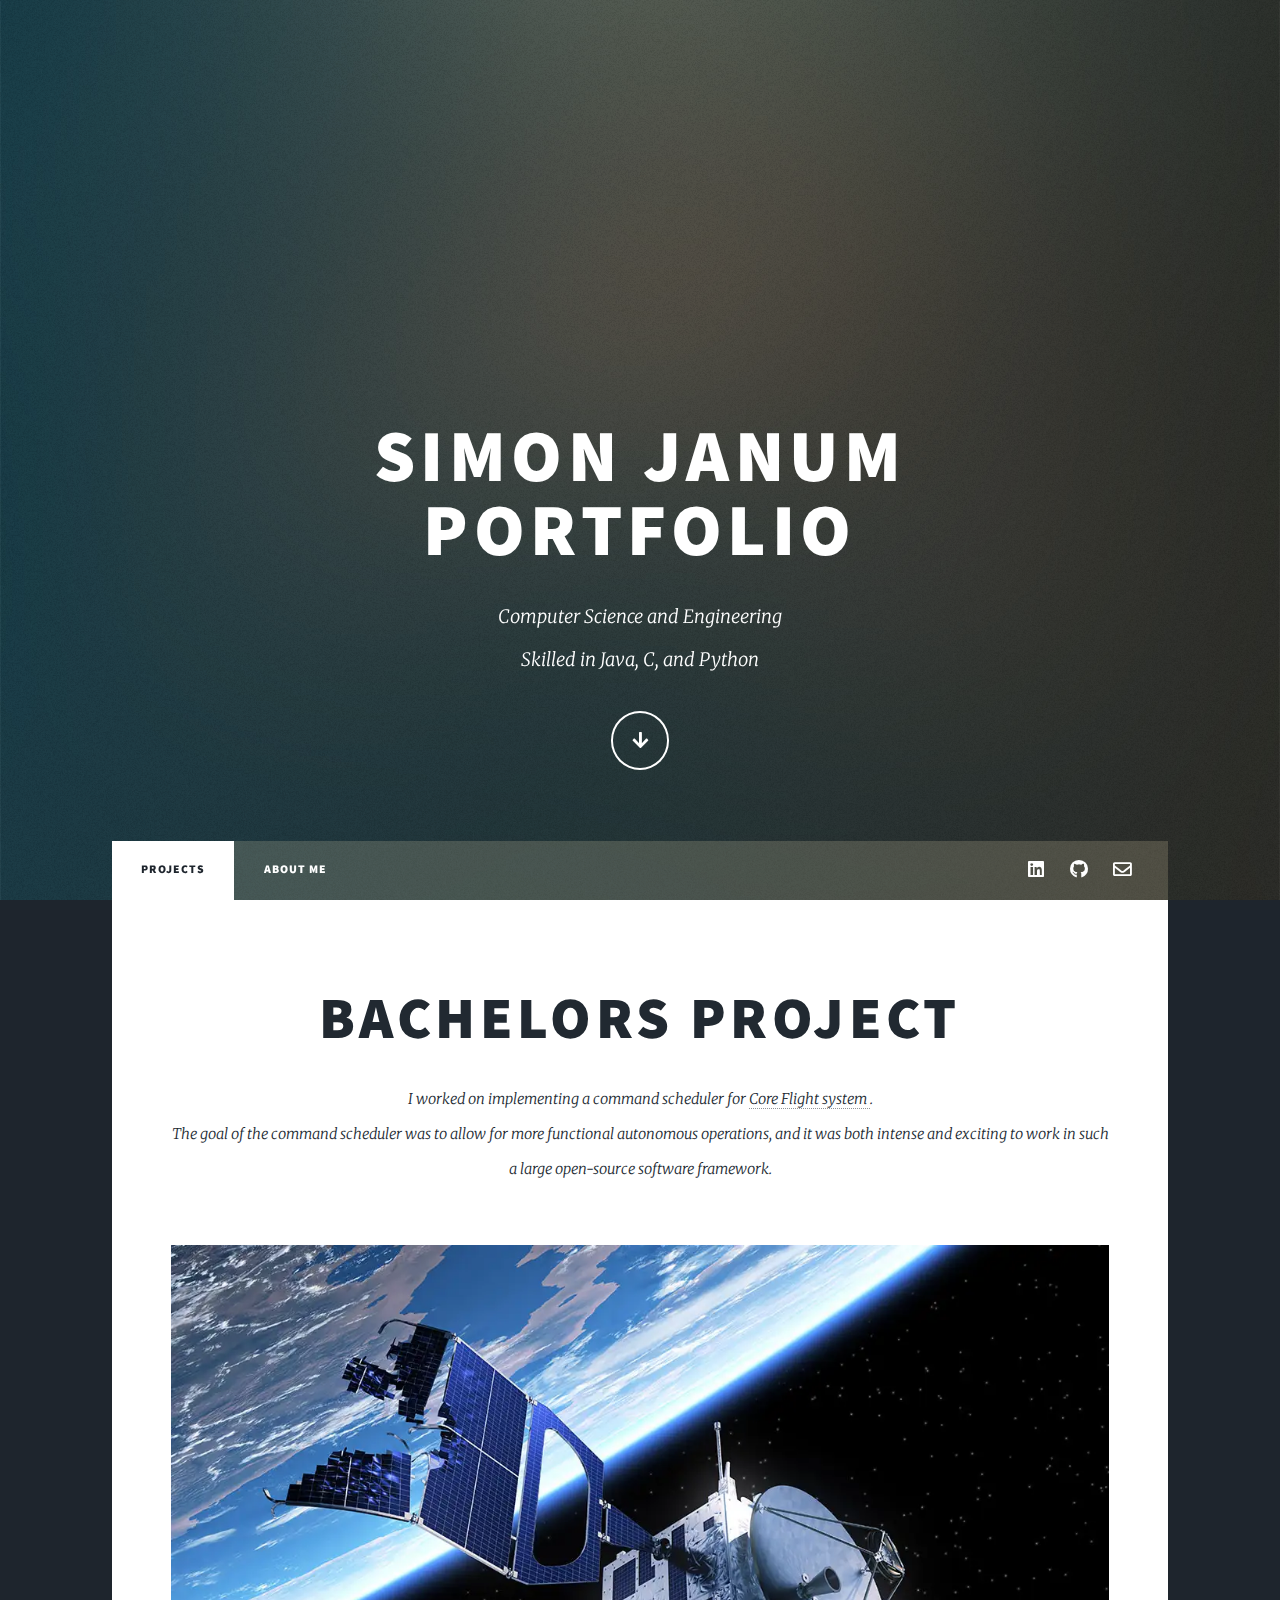
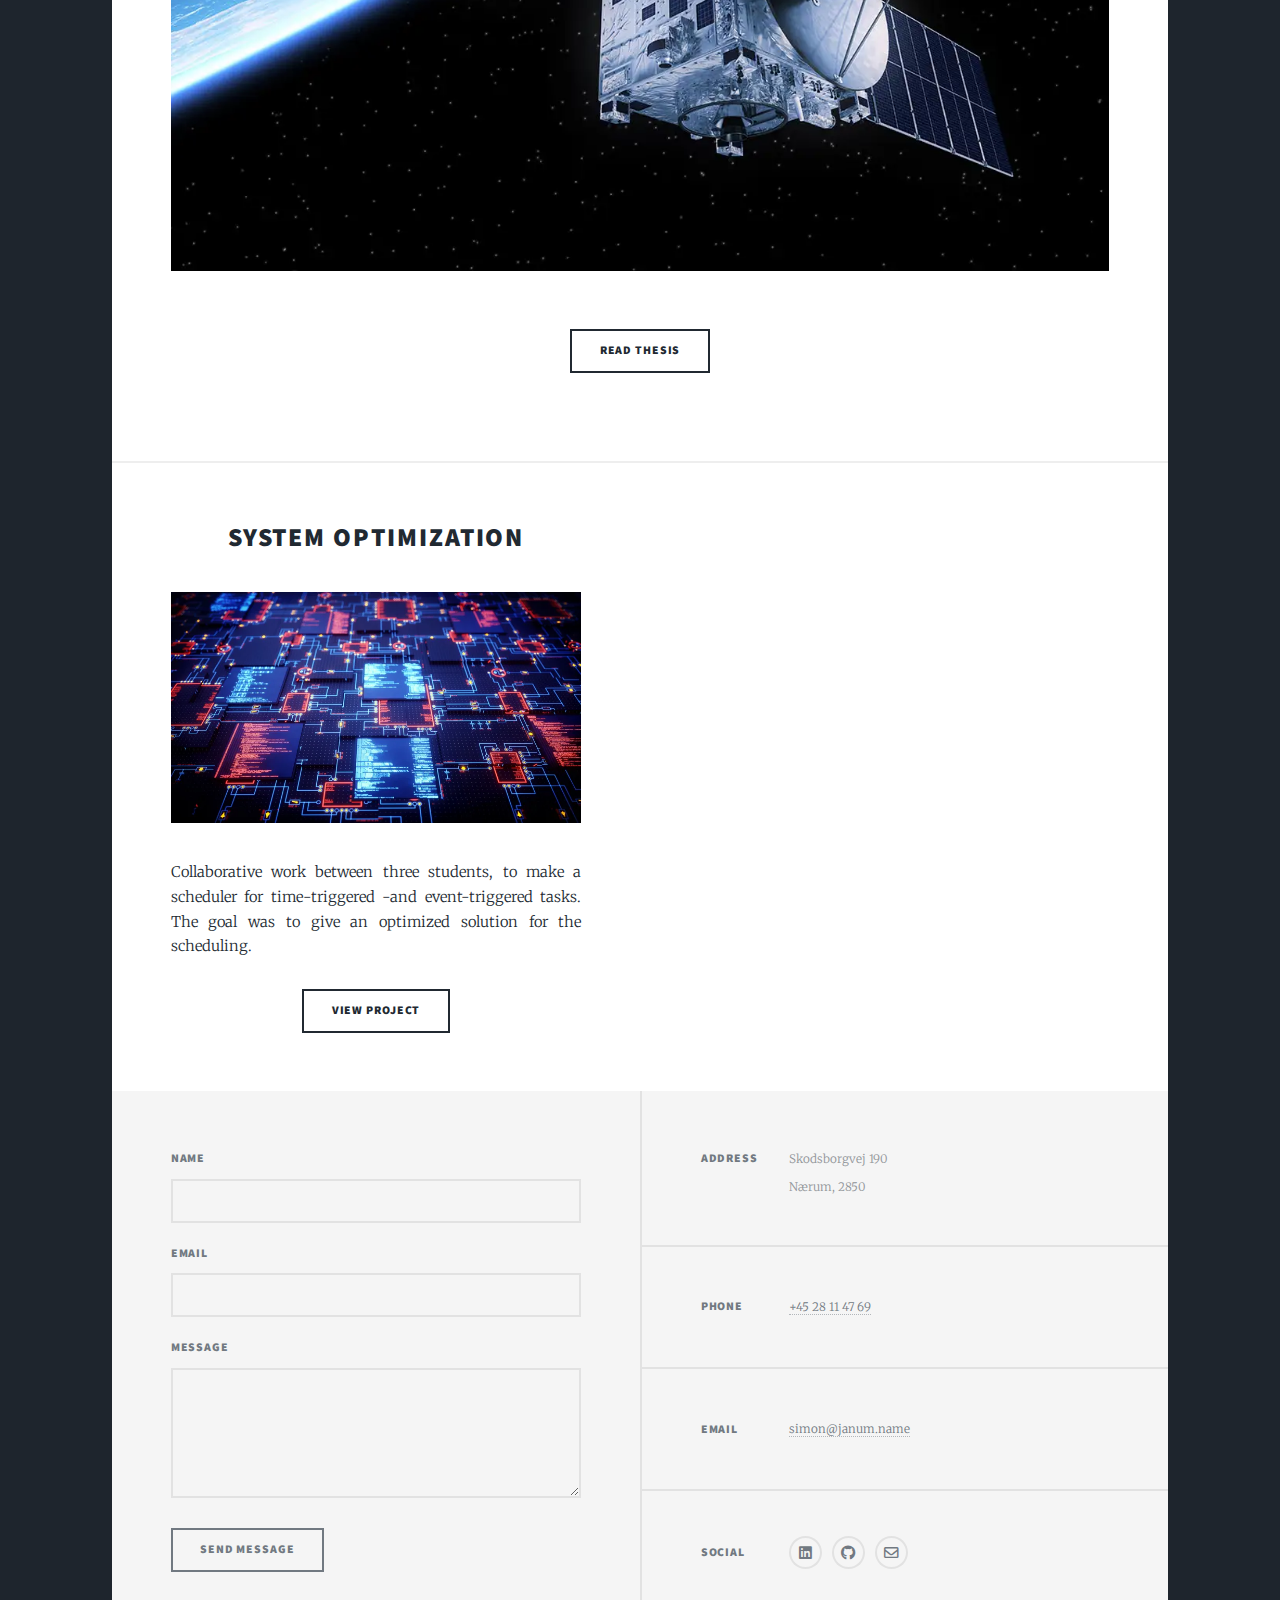
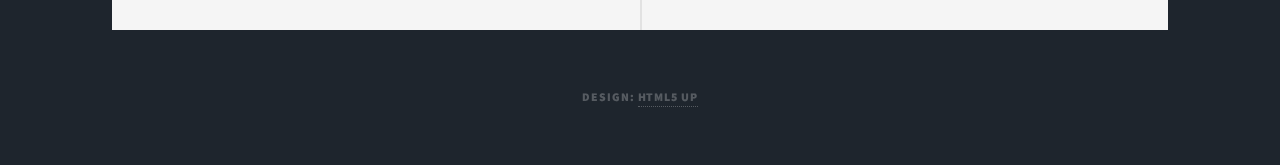
<file: index.html>
<!DOCTYPE HTML>
<!--
	Massively by HTML5 UP
	html5up.net | @ajlkn
	Free for personal and commercial use under the CCA 3.0 license (html5up.net/license)
-->
<html>
	<head>
		<title>Simon Janum Portfolio</title>
		<meta charset="utf-8" />
		<meta name="viewport" content="width=device-width, initial-scale=1, user-scalable=no" />
		<link rel="stylesheet" href="assets/css/main.css" />
		<noscript><link rel="stylesheet" href="assets/css/noscript.css" /></noscript>
	</head>
	<body class="is-preload">

		<!-- Wrapper -->
			<div id="wrapper" class="fade-in">

				<!-- Intro -->
					<div id="intro">
						<h1>Simon Janum<br />
						Portfolio</h1>
						<p>Computer Science and Engineering<br /> Skilled in Java, C, and Python</p>
						<ul class="actions">
							<li><a href="#header" class="button icon solid solo fa-arrow-down scrolly">Continue</a></li>
						</ul>
					</div>

				<!-- Header -->
					<header id="header">
						<a href="index.html" class="logo">Simon Janum</a>
					</header>

				<!-- Nav -->
					<nav id="nav">
						<ul class="links">
							<li class="active"><a href="index.html">Projects</a></li>
							<li><a href="generic.html">About me</a></li>
							<!--<li><a href="elements.html">Elements Reference</a></li>-->
						</ul>
						<ul class="icons">
							<li><a href="https://www.linkedin.com/in/simon-janum-09b04a171/" class="icon brands fa-linkedin"><span class="label">LinkedIn</span></a></li>
							<li><a href="https://github.com/yconsj" class="icon brands fa-github"><span class="label">GitHub</span></a></li>
							<li> <a href="mailto:simon@janum.name" class="icon fa-envelope"><span class="label">Email</span></a></li>
						</ul>
					</nav>

				<!-- Main -->
					<div id="main">

						<!-- Featured Post -->
							<article class="post featured">
								<header class="major">
									<h2>Bachelors project</h2>
									<p>I worked on implementing a command scheduler for <a href = "https://cfs.gsfc.nasa.gov" > Core Flight system </a>. <br />
									The goal of the command scheduler was to allow for more functional autonomous operations, and it was both intense and exciting to work in such a large open-source software framework.<br /></p>
								</header>
								<a href="assets\Bachelor.pdf" class="image main"><img src="images/sattelite.jpg" alt="" /></a>
								<ul class="actions special">
									<li><a href="assets\Bachelor.pdf" class="button">Read thesis</a></li>
								</ul>
							</article>

						<!-- Posts -->
							<section class="posts">
								<article>
									<header>
										<h2><a href="https://kurser.dtu.dk/course/02229">System optimization</a></h2>
									</header>
									<a href="https://github.com/yconsj/SystemOptimization" class="image fit"><img src="images/sys_opt.jpg" alt="" /></a>
									<p class = "small">Collaborative work between three students, to make a scheduler for time-triggered -and event-triggered tasks. The goal was to give an optimized solution for the scheduling. </p>
									<ul class="actions special">
										<li><a href="https://github.com/yconsj/SystemOptimization" class="button">View Project</a></li>
									</ul>
								</article>
							</section>

						<!-- Footer -->
						<!--
							<footer>
								<div class="pagination"> -->
									<!--<a href="#" class="previous">Prev</a>--><!--
									<a href="#" class="page active">1</a>
									<a href="#" class="page">2</a>
									<a href="#" class="page">3</a>
									<span class="extra">&hellip;</span>
									<a href="#" class="page">8</a>
									<a href="#" class="page">9</a>
									<a href="#" class="page">10</a>
									<a href="#" class="next">Next</a>
								</div>
							</footer>-->

					</div>

				<!-- Footer -->
					<footer id="footer">
						<section>
							<form method="post" action="https://formsubmit.co/f903d4ee34bc090eda14b191314d4c70">
								<div class="fields">
									<div class="field">
										<label for="name">Name</label>
										<input type="text" name="name" id="name" />
									</div>
									<div class="field">
										<label for="email">Email</label>
										<input type="text" name="email" id="email" />
									</div>
									<div class="field">
										<label for="message">Message</label>
										<textarea name="message" id="message" rows="3"></textarea>
									</div>
								</div>
								<ul class="actions">
									<li><input type="submit" value="Send Message" /></li>
								</ul>
							</form>
						</section>
						<section class="split contact">
							<section class="alt">
								<h3>Address</h3>
								<p>Skodsborgvej 190<br />
								Nærum, 2850</p>
							</section>
							<section>
								<h3>Phone</h3>
								<p><a href="tel:+4528114769">+45 28 11 47 69</a></p>
							</section>
							<section>
								<h3>Email</h3>
								<p><a href="mailto:simon@janum.name">simon@janum.name</a></p>
							</section>
							<section>
								<h3>Social</h3>
								<ul class="icons alt">
									<li><a href="https://www.linkedin.com/in/simon-janum-09b04a171/" class="icon brands alt fa-linkedin"><span class="label">LinkedIn</span></a></li>
									<li><a href="https://github.com/yconsj" class="icon brands alt fa-github"><span class="label">GitHub</span></a></li>
									<li> <a href="mailto:simon@janum.name" class="icon fa-envelope"><span class="label">Email</span></a></li>
								</ul>
							</section>
						</section>
					</footer>

				<!-- Copyright -->
					<div id="copyright">
						<ul>Design: <a href="https://html5up.net">HTML5 UP</a></li></ul>
					</div>

			</div>

		<!-- Scripts -->
			<script src="assets/js/jquery.min.js"></script>
			<script src="assets/js/jquery.scrollex.min.js"></script>
			<script src="assets/js/jquery.scrolly.min.js"></script>
			<script src="assets/js/browser.min.js"></script>
			<script src="assets/js/breakpoints.min.js"></script>
			<script src="assets/js/util.js"></script>
			<script src="assets/js/main.js"></script>

	</body>
</html>
</file>
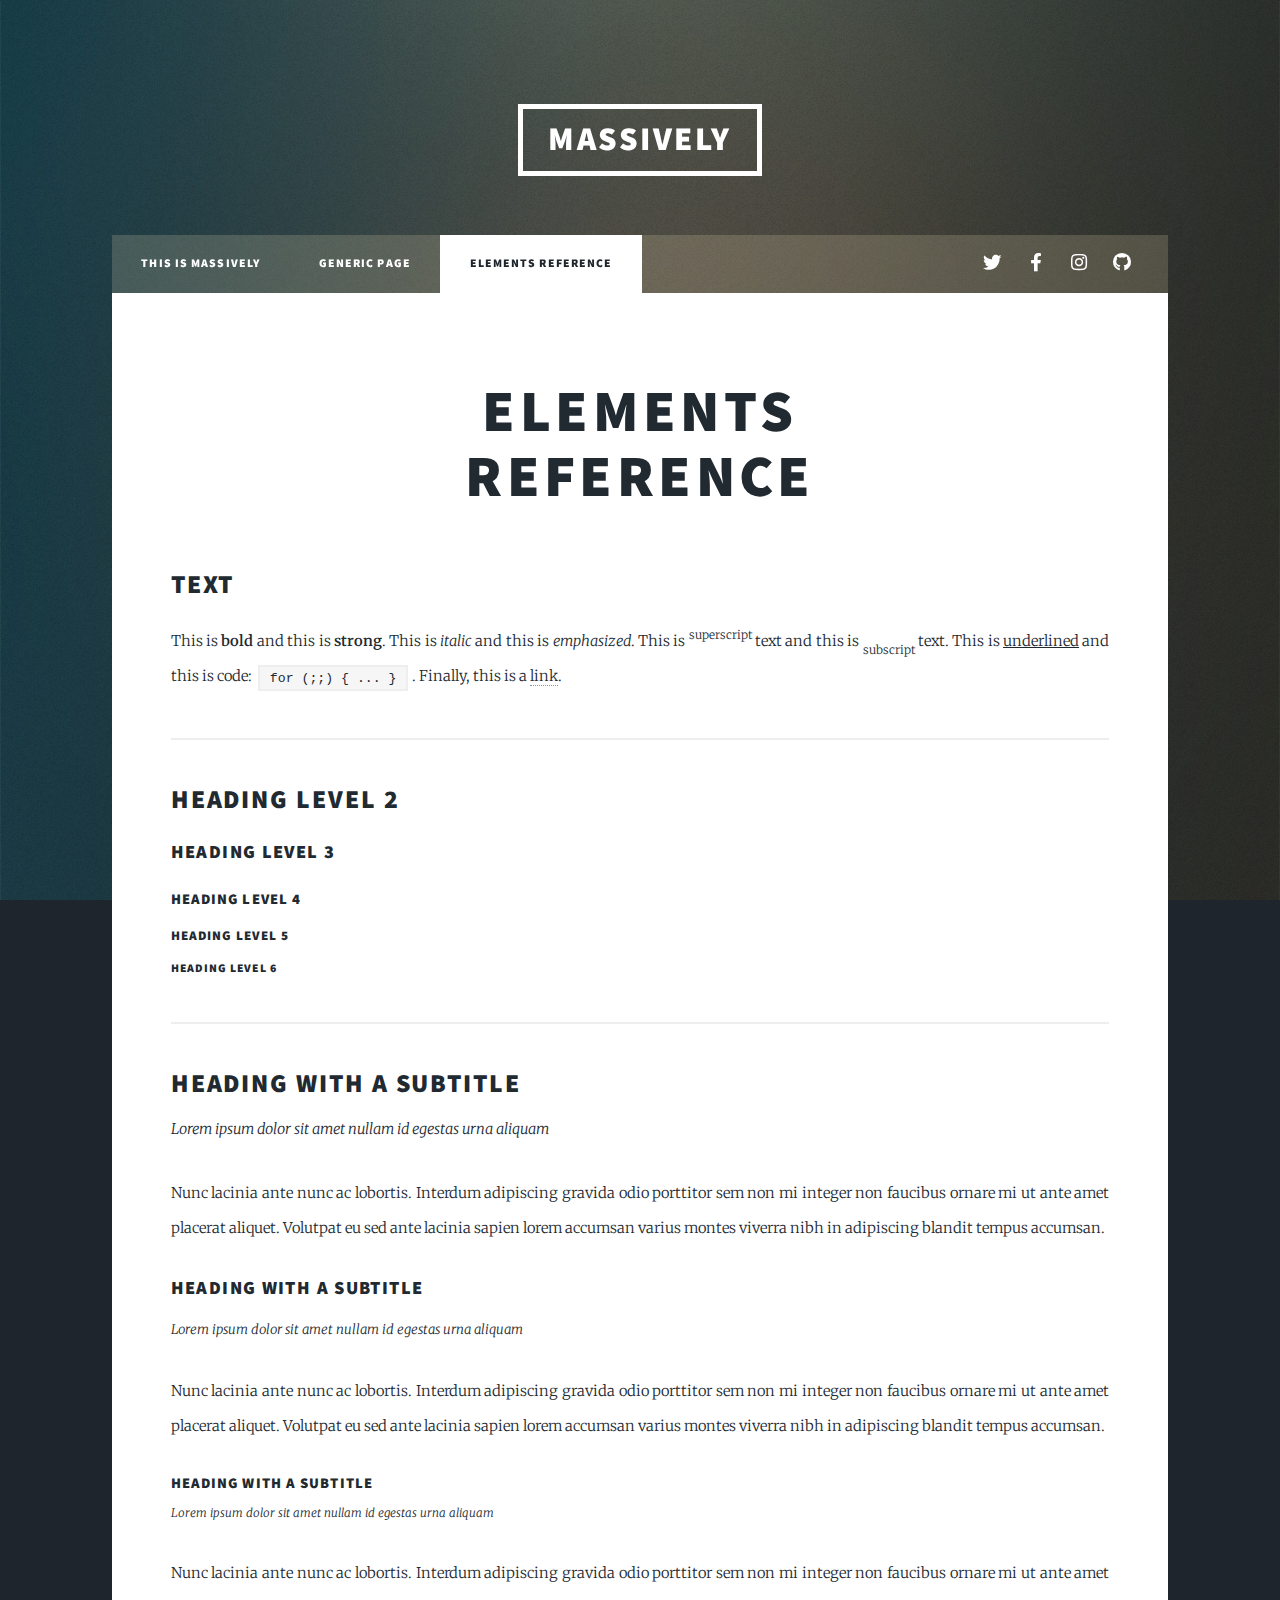
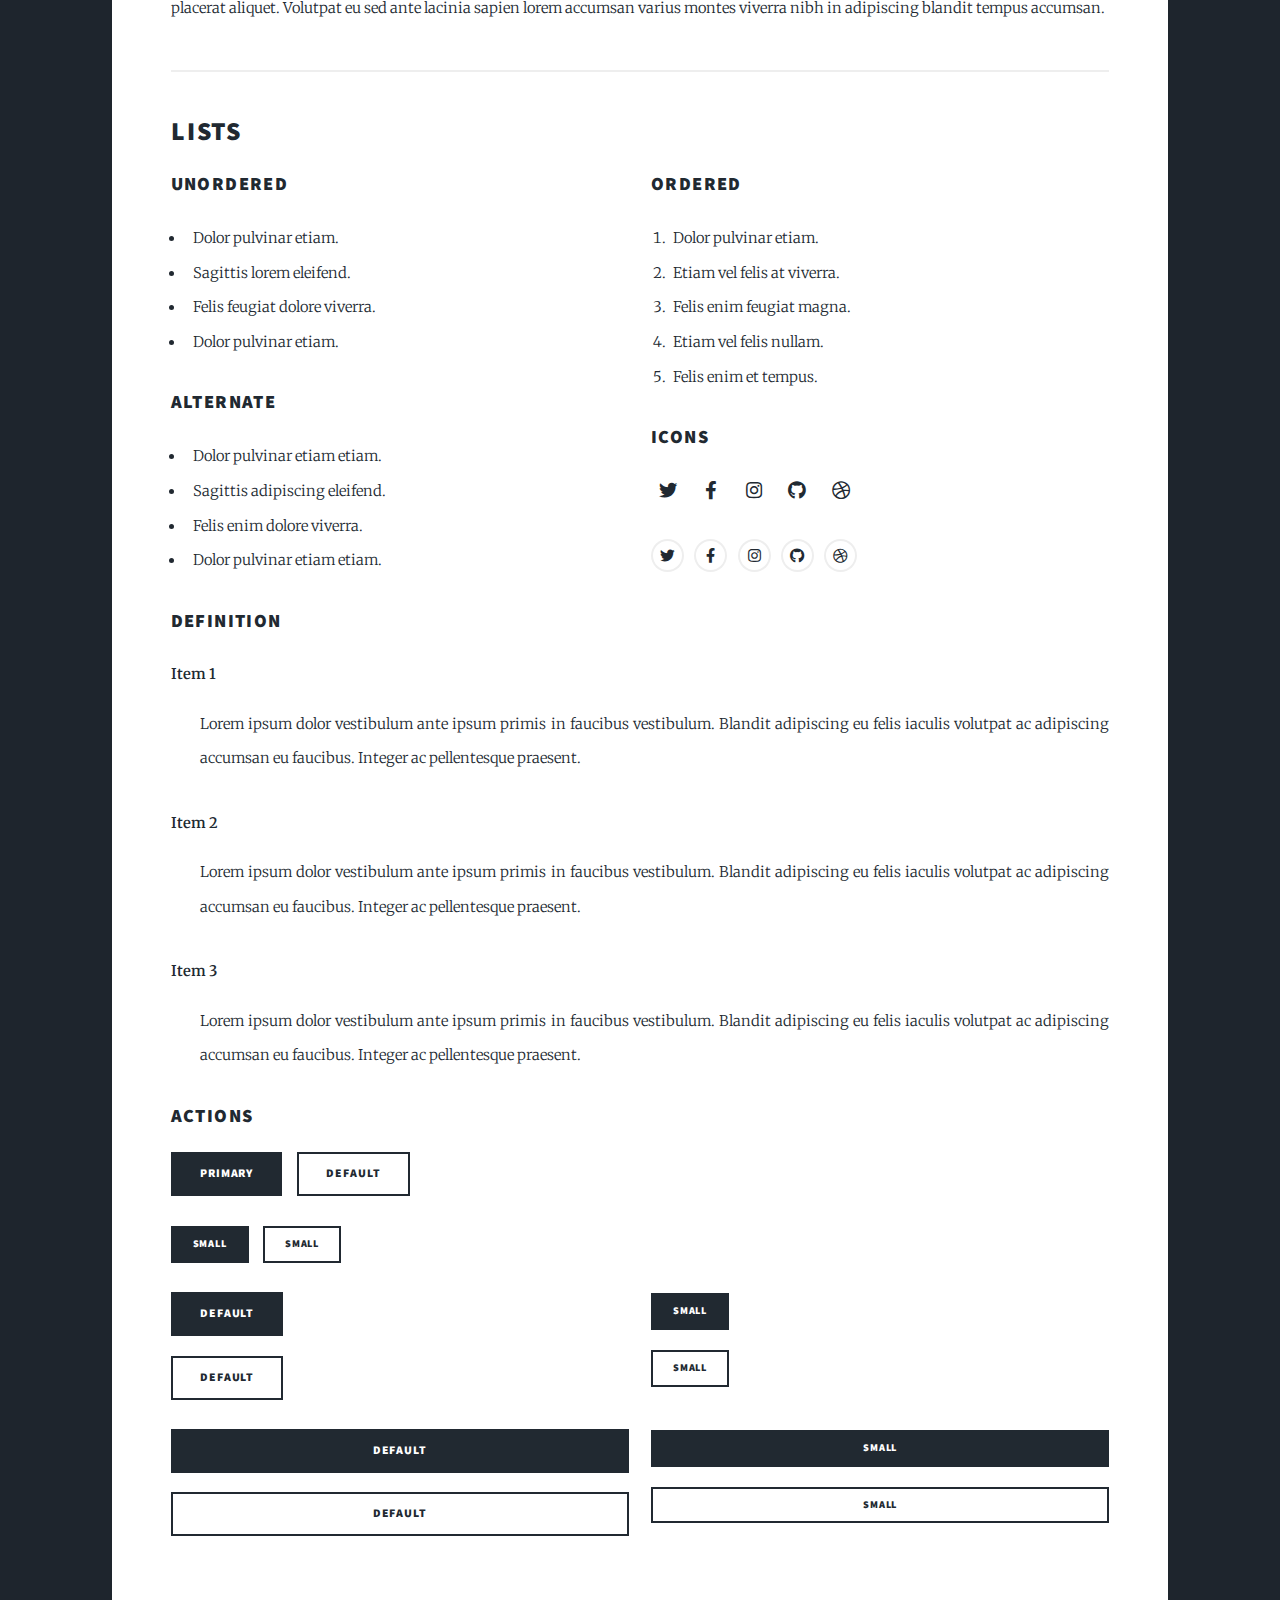
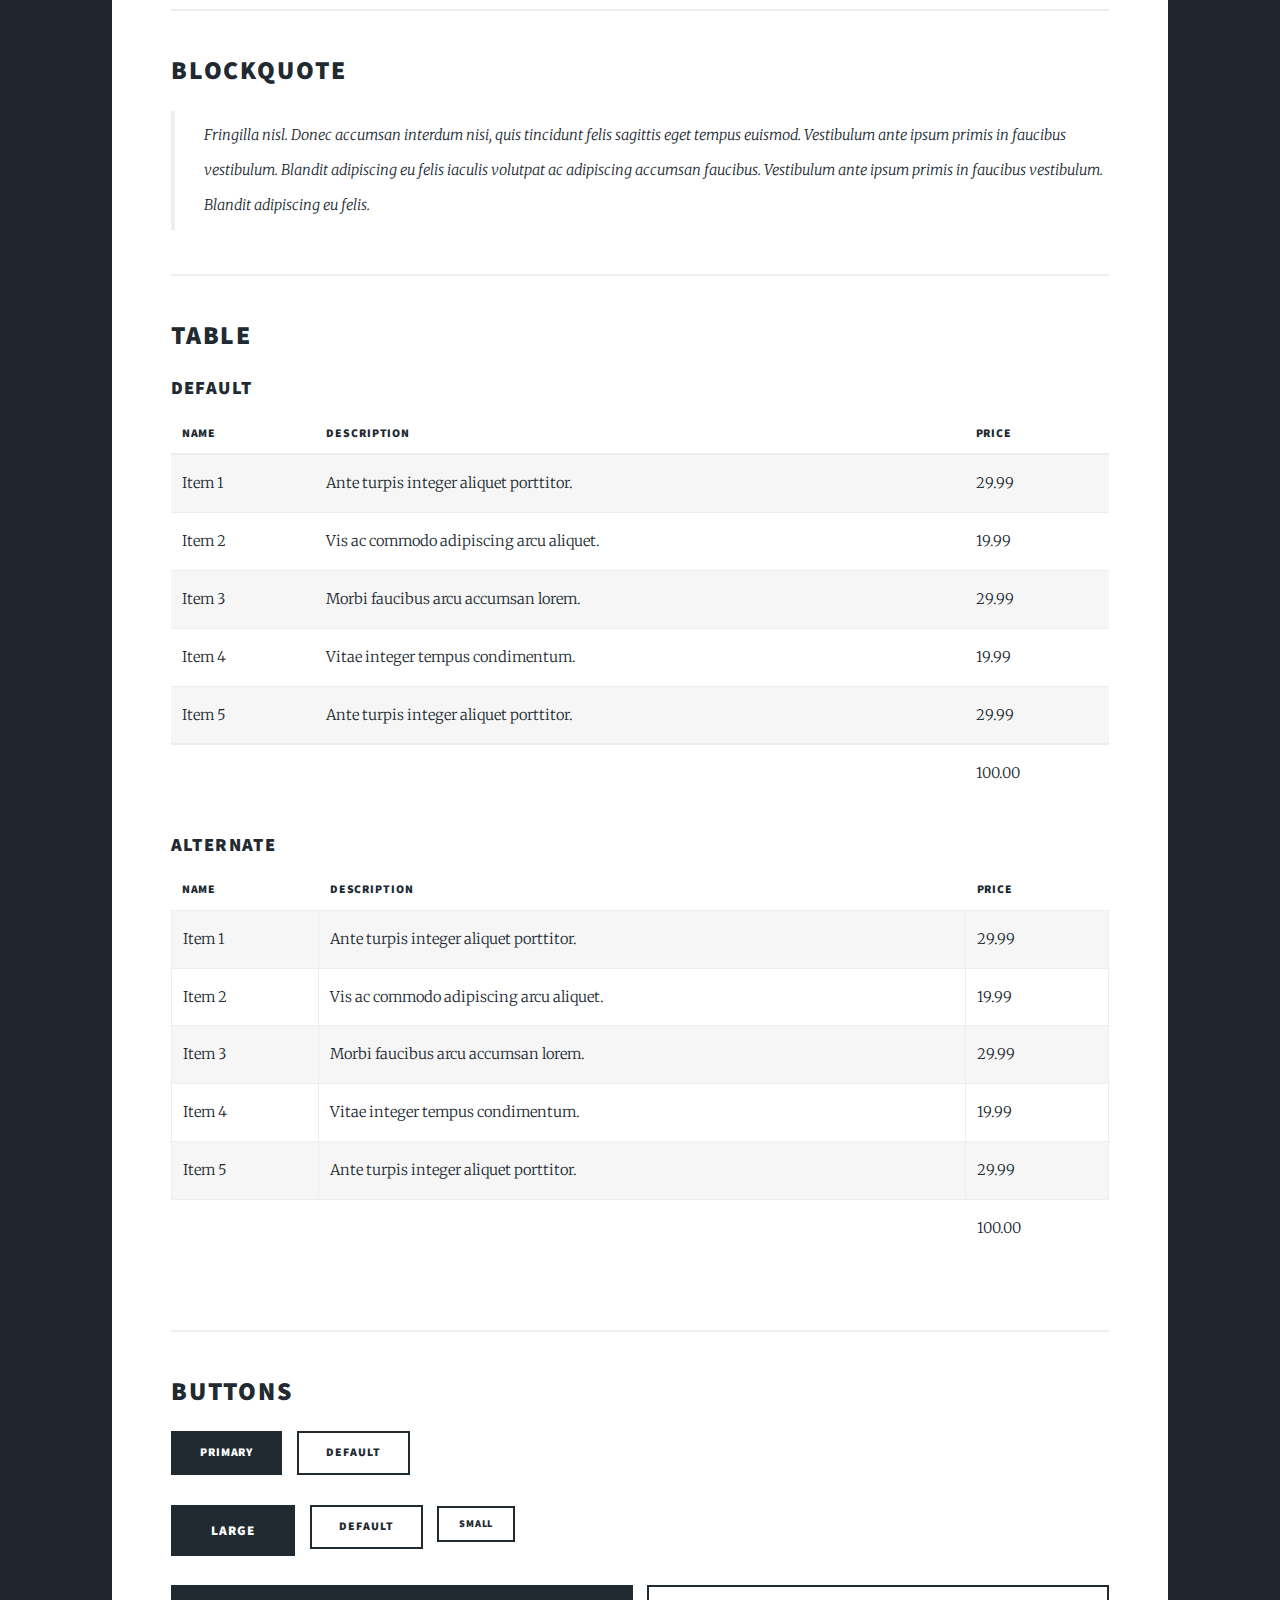
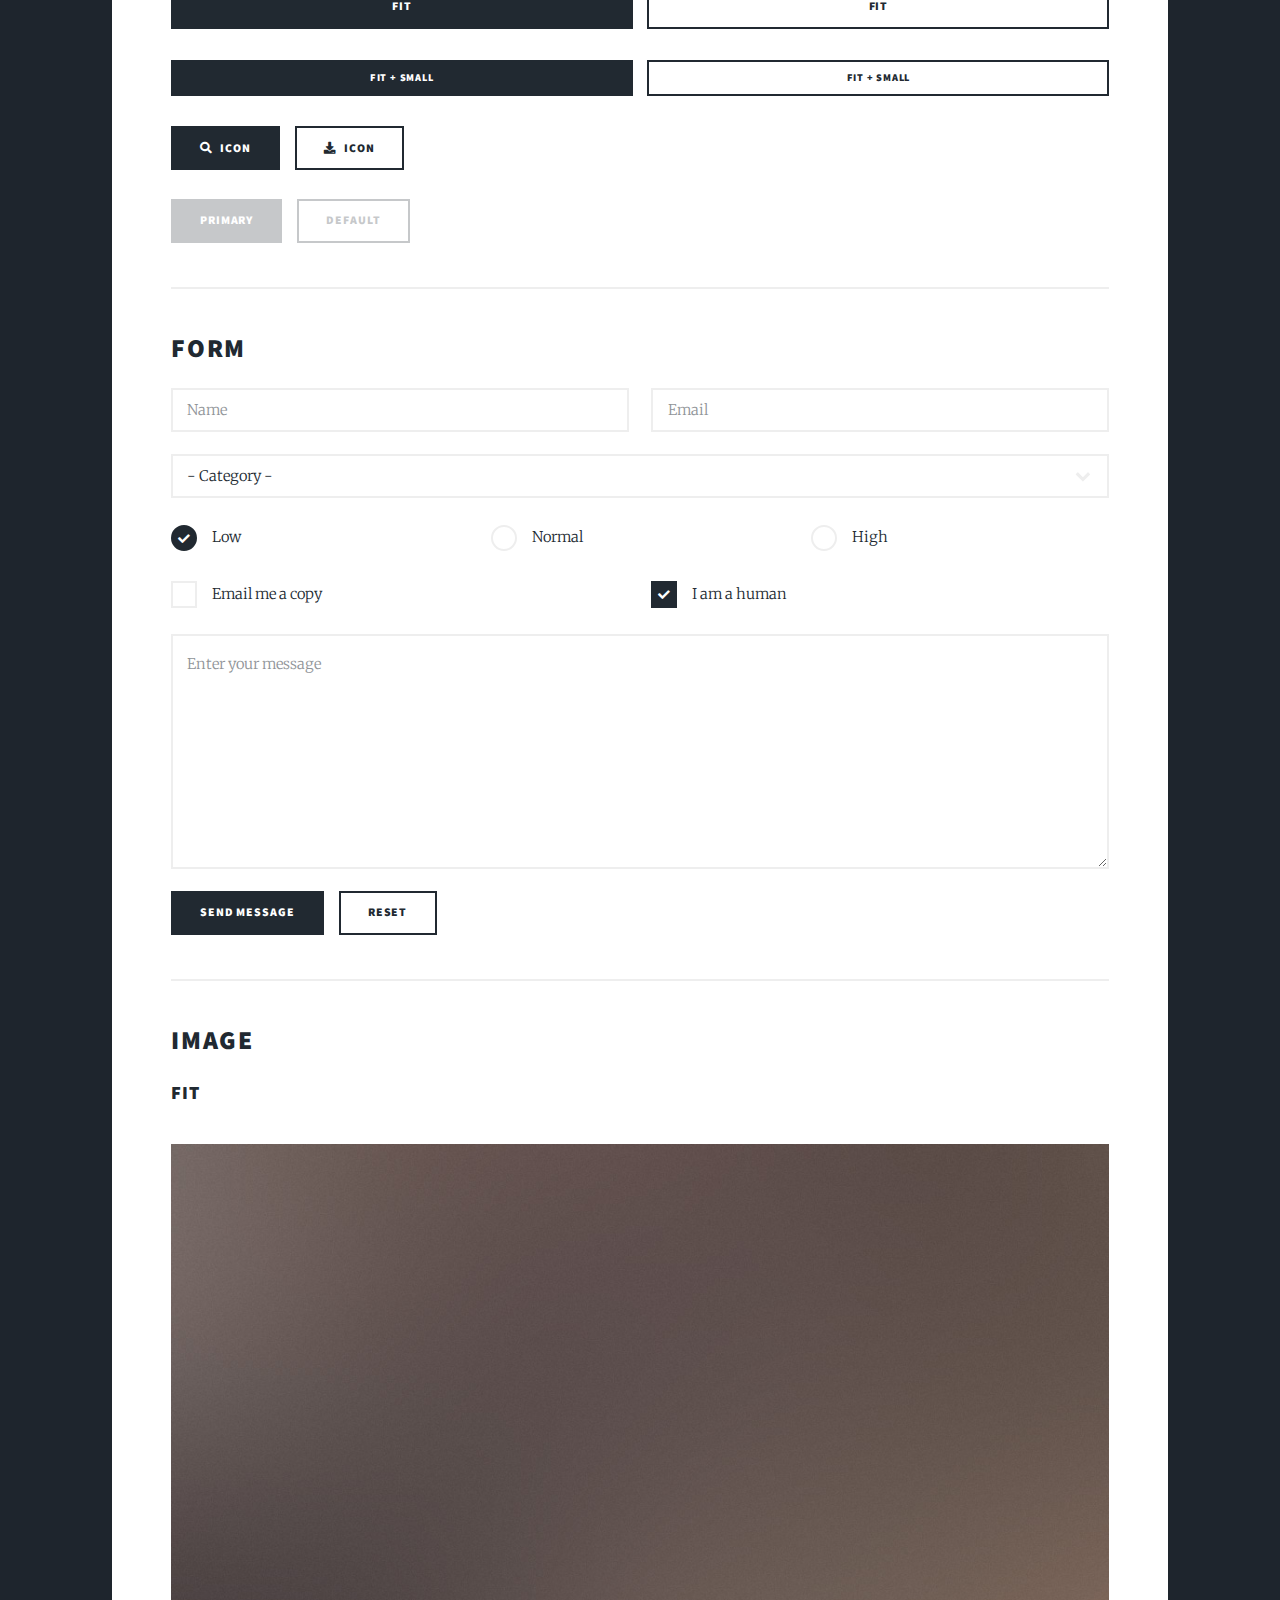
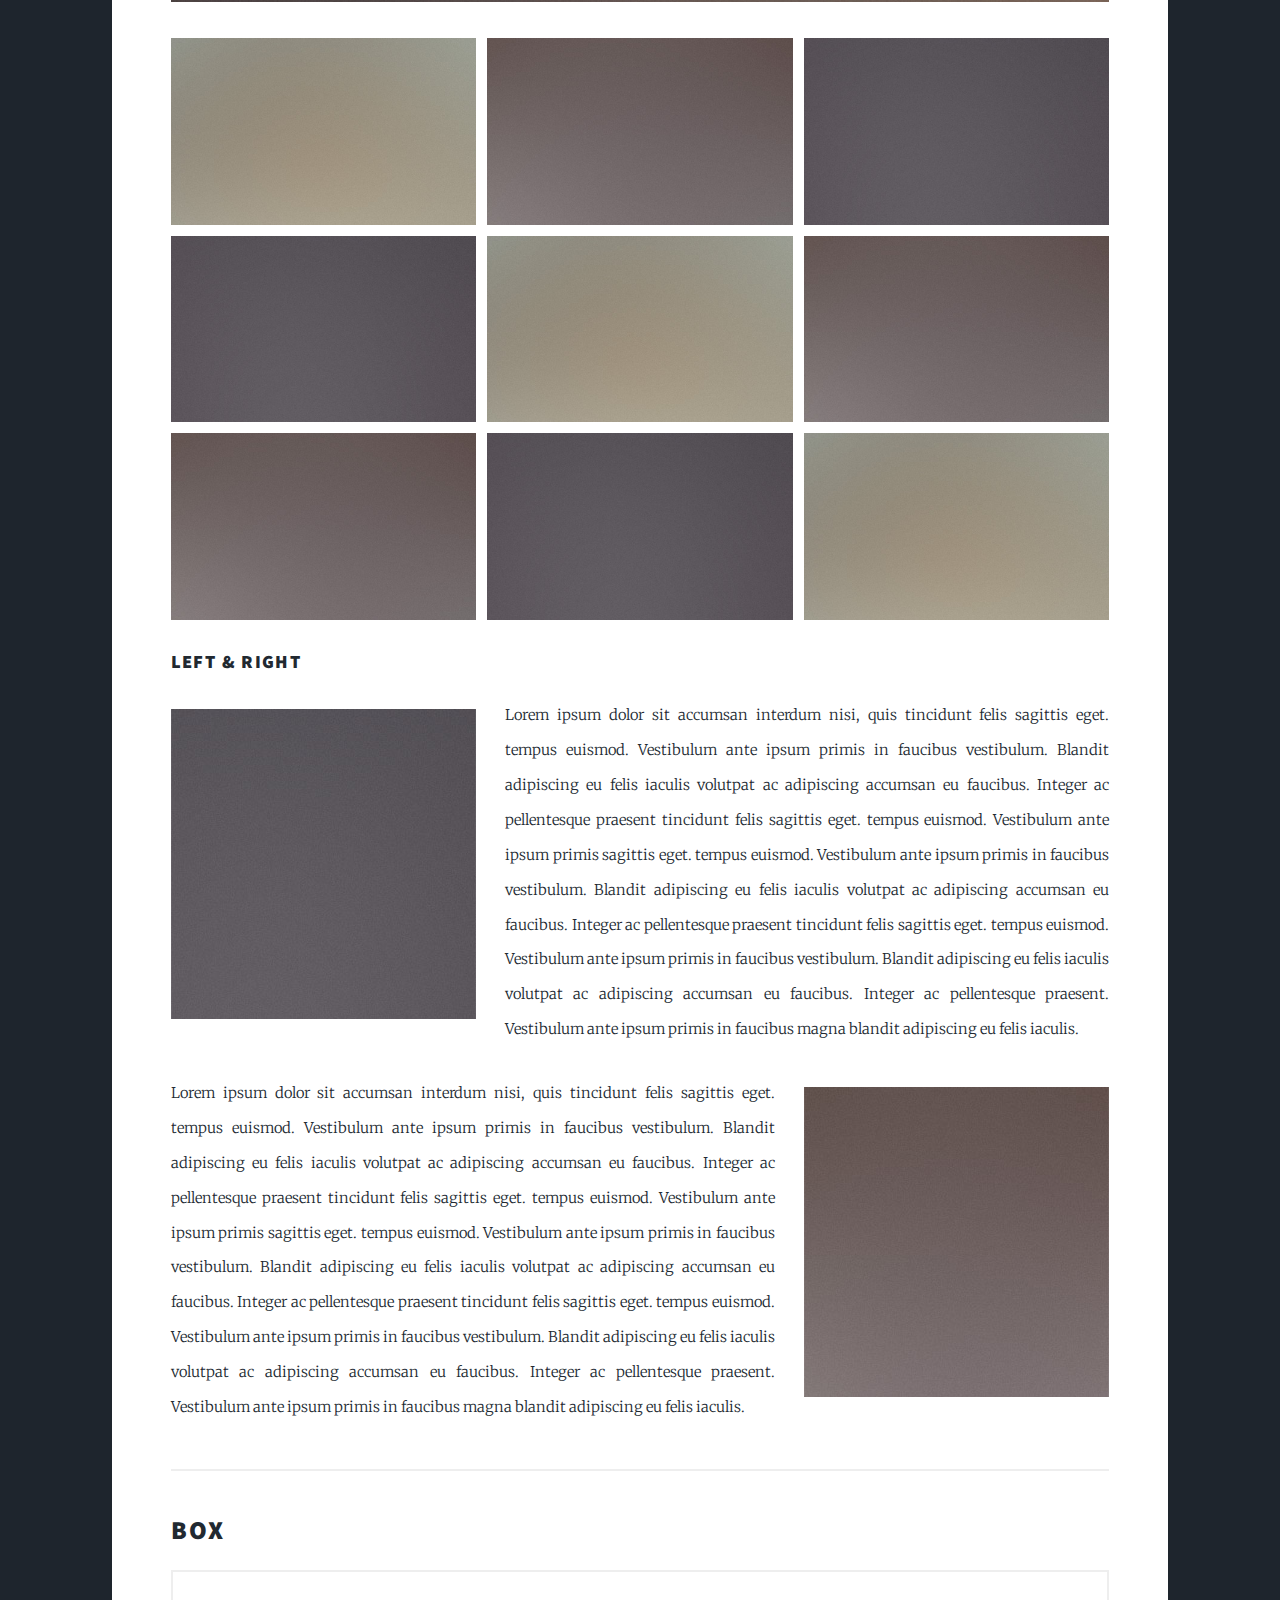
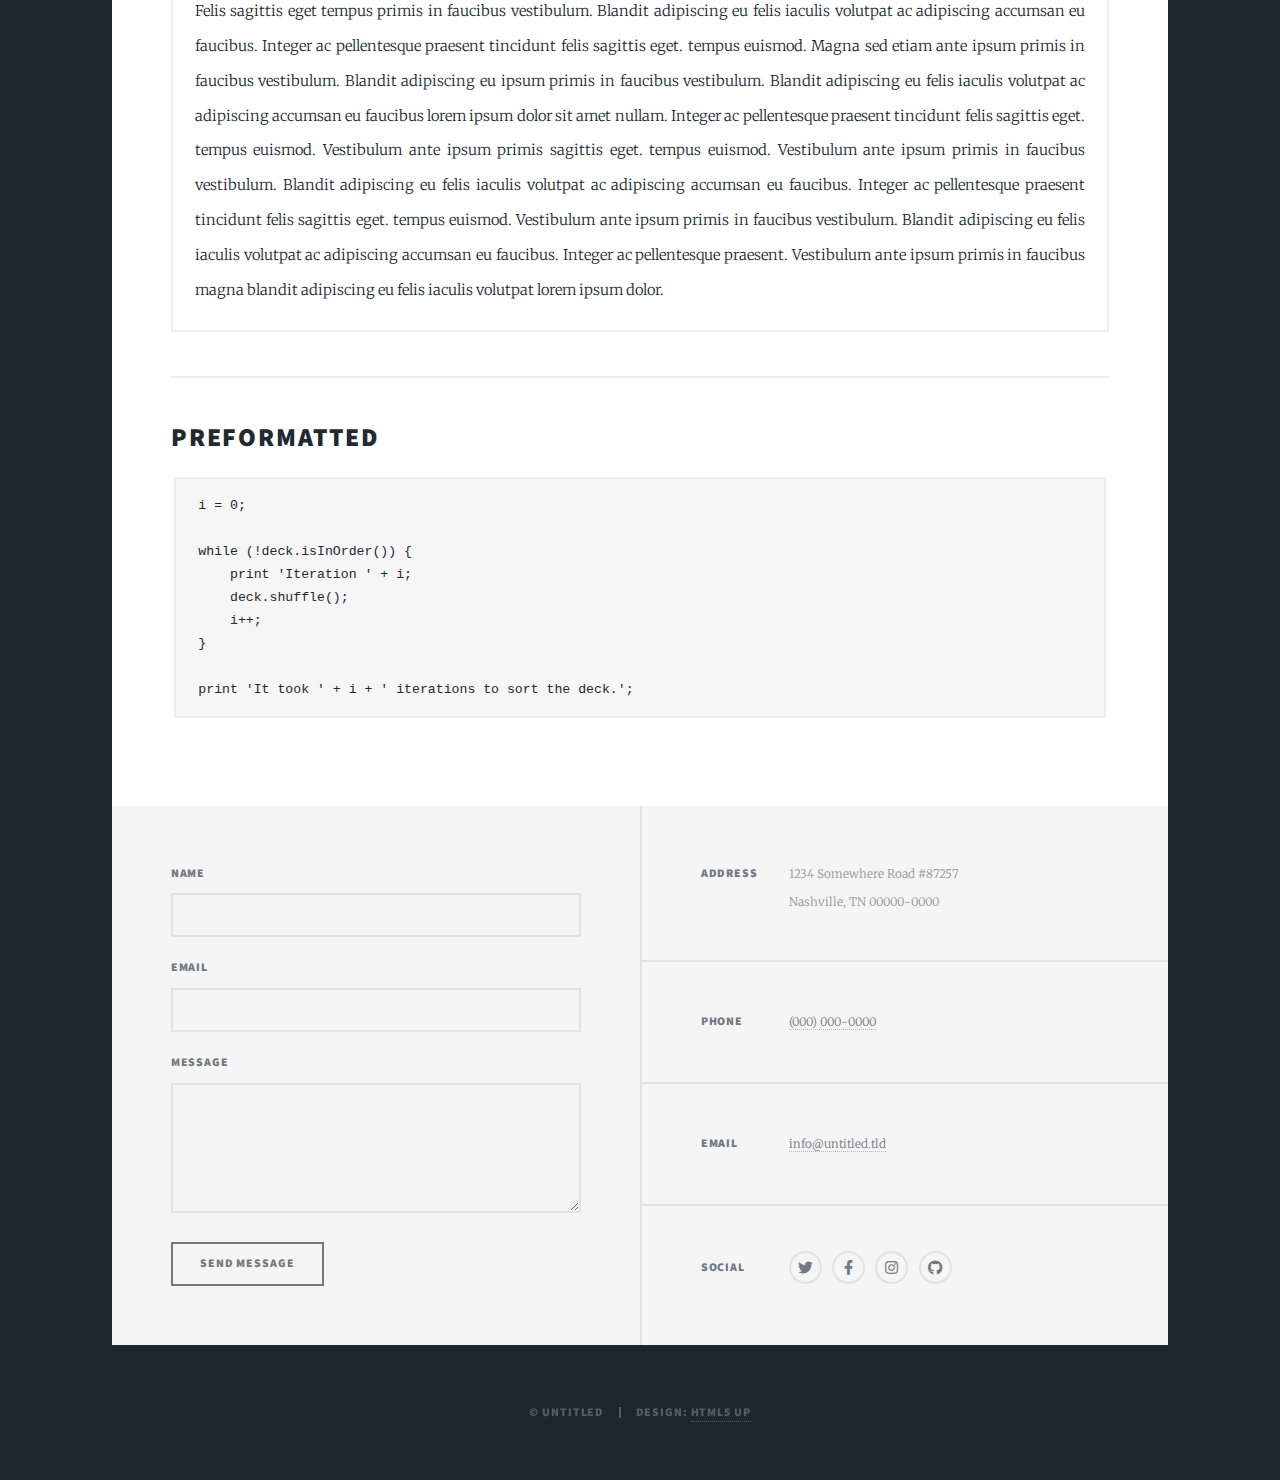
<file: elements.html>
<!DOCTYPE HTML>
<!--
	Massively by HTML5 UP
	html5up.net | @ajlkn
	Free for personal and commercial use under the CCA 3.0 license (html5up.net/license)
-->
<html>
	<head>
		<title>Elements Reference - Massively by HTML5 UP</title>
		<meta charset="utf-8" />
		<meta name="viewport" content="width=device-width, initial-scale=1, user-scalable=no" />
		<link rel="stylesheet" href="assets/css/main.css" />
		<noscript><link rel="stylesheet" href="assets/css/noscript.css" /></noscript>
	</head>
	<body class="is-preload">

		<!-- Wrapper -->
			<div id="wrapper">

				<!-- Header -->
					<header id="header">
						<a href="index.html" class="logo">Massively</a>
					</header>

				<!-- Nav -->
					<nav id="nav">
						<ul class="links">
							<li><a href="index.html">This is Massively</a></li>
							<li><a href="generic.html">Generic Page</a></li>
							<li class="active"><a href="elements.html">Elements Reference</a></li>
						</ul>
						<ul class="icons">
							<li><a href="#" class="icon brands fa-twitter"><span class="label">Twitter</span></a></li>
							<li><a href="#" class="icon brands fa-facebook-f"><span class="label">Facebook</span></a></li>
							<li><a href="#" class="icon brands fa-instagram"><span class="label">Instagram</span></a></li>
							<li><a href="#" class="icon brands fa-github"><span class="label">GitHub</span></a></li>
						</ul>
					</nav>

				<!-- Main -->
					<div id="main">

						<!-- Post -->
							<section class="post">
								<header class="major">
									<h1>Elements<br />
									Reference</h1>
								</header>

								<!-- Text stuff -->
									<h2>Text</h2>
									<p>This is <b>bold</b> and this is <strong>strong</strong>. This is <i>italic</i> and this is <em>emphasized</em>.
									This is <sup>superscript</sup> text and this is <sub>subscript</sub> text.
									This is <u>underlined</u> and this is code: <code>for (;;) { ... }</code>.
									Finally, this is a <a href="#">link</a>.</p>
									<hr />
									<h2>Heading Level 2</h2>
									<h3>Heading Level 3</h3>
									<h4>Heading Level 4</h4>
									<h5>Heading Level 5</h5>
									<h6>Heading Level 6</h6>
									<hr />
									<header>
										<h2>Heading with a Subtitle</h2>
										<p>Lorem ipsum dolor sit amet nullam id egestas urna aliquam</p>
									</header>
									<p>Nunc lacinia ante nunc ac lobortis. Interdum adipiscing gravida odio porttitor sem non mi integer non faucibus ornare mi ut ante amet placerat aliquet. Volutpat eu sed ante lacinia sapien lorem accumsan varius montes viverra nibh in adipiscing blandit tempus accumsan.</p>
									<header>
										<h3>Heading with a Subtitle</h3>
										<p>Lorem ipsum dolor sit amet nullam id egestas urna aliquam</p>
									</header>
									<p>Nunc lacinia ante nunc ac lobortis. Interdum adipiscing gravida odio porttitor sem non mi integer non faucibus ornare mi ut ante amet placerat aliquet. Volutpat eu sed ante lacinia sapien lorem accumsan varius montes viverra nibh in adipiscing blandit tempus accumsan.</p>
									<header>
										<h4>Heading with a Subtitle</h4>
										<p>Lorem ipsum dolor sit amet nullam id egestas urna aliquam</p>
									</header>
									<p>Nunc lacinia ante nunc ac lobortis. Interdum adipiscing gravida odio porttitor sem non mi integer non faucibus ornare mi ut ante amet placerat aliquet. Volutpat eu sed ante lacinia sapien lorem accumsan varius montes viverra nibh in adipiscing blandit tempus accumsan.</p>

									<hr />

								<!-- Lists -->
									<h2>Lists</h2>
									<div class="row">
										<div class="col-6 col-12-small">

											<h3>Unordered</h3>
											<ul>
												<li>Dolor pulvinar etiam.</li>
												<li>Sagittis lorem eleifend.</li>
												<li>Felis feugiat dolore viverra.</li>
												<li>Dolor pulvinar etiam.</li>
											</ul>

											<h3>Alternate</h3>
											<ul class="alt">
												<li>Dolor pulvinar etiam etiam.</li>
												<li>Sagittis adipiscing eleifend.</li>
												<li>Felis enim dolore viverra.</li>
												<li>Dolor pulvinar etiam etiam.</li>
											</ul>

										</div>
										<div class="col-6 col-12-small">

											<h3>Ordered</h3>
											<ol>
												<li>Dolor pulvinar etiam.</li>
												<li>Etiam vel felis at viverra.</li>
												<li>Felis enim feugiat magna.</li>
												<li>Etiam vel felis nullam.</li>
												<li>Felis enim et tempus.</li>
											</ol>

											<h3>Icons</h3>
											<ul class="icons">
												<li><a href="#" class="icon brands fa-twitter"><span class="label">Twitter</span></a></li>
												<li><a href="#" class="icon brands fa-facebook-f"><span class="label">Facebook</span></a></li>
												<li><a href="#" class="icon brands fa-instagram"><span class="label">Instagram</span></a></li>
												<li><a href="#" class="icon brands fa-github"><span class="label">Github</span></a></li>
												<li><a href="#" class="icon brands fa-dribbble"><span class="label">Dribbble</span></a></li>
											</ul>
											<ul class="icons alt">
												<li><a href="#" class="icon brands alt fa-twitter"><span class="label">Twitter</span></a></li>
												<li><a href="#" class="icon brands alt fa-facebook-f"><span class="label">Facebook</span></a></li>
												<li><a href="#" class="icon brands alt fa-instagram"><span class="label">Instagram</span></a></li>
												<li><a href="#" class="icon brands alt fa-github"><span class="label">Github</span></a></li>
												<li><a href="#" class="icon brands alt fa-dribbble"><span class="label">Dribbble</span></a></li>
											</ul>

										</div>
									</div>
									<h3>Definition</h3>
									<dl>
										<dt>Item 1</dt>
										<dd>
											<p>Lorem ipsum dolor vestibulum ante ipsum primis in faucibus vestibulum. Blandit adipiscing eu felis iaculis volutpat ac adipiscing accumsan eu faucibus. Integer ac pellentesque praesent.</p>
										</dd>
										<dt>Item 2</dt>
										<dd>
											<p>Lorem ipsum dolor vestibulum ante ipsum primis in faucibus vestibulum. Blandit adipiscing eu felis iaculis volutpat ac adipiscing accumsan eu faucibus. Integer ac pellentesque praesent.</p>
										</dd>
										<dt>Item 3</dt>
										<dd>
											<p>Lorem ipsum dolor vestibulum ante ipsum primis in faucibus vestibulum. Blandit adipiscing eu felis iaculis volutpat ac adipiscing accumsan eu faucibus. Integer ac pellentesque praesent.</p>
										</dd>
									</dl>

									<h3>Actions</h3>
									<ul class="actions">
										<li><a href="#" class="button primary">Primary</a></li>
										<li><a href="#" class="button">Default</a></li>
									</ul>
									<ul class="actions small">
										<li><a href="#" class="button primary small">Small</a></li>
										<li><a href="#" class="button small">Small</a></li>
									</ul>
									<div class="row">
										<div class="col-6 col-12-small">
											<ul class="actions stacked">
												<li><a href="#" class="button primary">Default</a></li>
												<li><a href="#" class="button">Default</a></li>
											</ul>
										</div>
										<div class="col-6 col-12-small">
											<ul class="actions stacked">
												<li><a href="#" class="button primary small">Small</a></li>
												<li><a href="#" class="button small">Small</a></li>
											</ul>
										</div>
									</div>
									<div class="row">
										<div class="col-6 col-12-small">
											<ul class="actions stacked">
												<li><a href="#" class="button primary fit">Default</a></li>
												<li><a href="#" class="button fit">Default</a></li>
											</ul>
										</div>
										<div class="col-6 col-12-small">
											<ul class="actions stacked">
												<li><a href="#" class="button primary small fit">Small</a></li>
												<li><a href="#" class="button small fit">Small</a></li>
											</ul>
										</div>
									</div>

									<hr />

								<!-- Blockquote -->
									<h2>Blockquote</h2>
									<blockquote>Fringilla nisl. Donec accumsan interdum nisi, quis tincidunt felis sagittis eget tempus euismod. Vestibulum ante ipsum primis in faucibus vestibulum. Blandit adipiscing eu felis iaculis volutpat ac adipiscing accumsan faucibus. Vestibulum ante ipsum primis in faucibus vestibulum. Blandit adipiscing eu felis.</blockquote>

									<hr />

								<!-- Table -->
									<h2>Table</h2>

									<h3>Default</h3>
									<div class="table-wrapper">
										<table>
											<thead>
												<tr>
													<th>Name</th>
													<th>Description</th>
													<th>Price</th>
												</tr>
											</thead>
											<tbody>
												<tr>
													<td>Item 1</td>
													<td>Ante turpis integer aliquet porttitor.</td>
													<td>29.99</td>
												</tr>
												<tr>
													<td>Item 2</td>
													<td>Vis ac commodo adipiscing arcu aliquet.</td>
													<td>19.99</td>
												</tr>
												<tr>
													<td>Item 3</td>
													<td> Morbi faucibus arcu accumsan lorem.</td>
													<td>29.99</td>
												</tr>
												<tr>
													<td>Item 4</td>
													<td>Vitae integer tempus condimentum.</td>
													<td>19.99</td>
												</tr>
												<tr>
													<td>Item 5</td>
													<td>Ante turpis integer aliquet porttitor.</td>
													<td>29.99</td>
												</tr>
											</tbody>
											<tfoot>
												<tr>
													<td colspan="2"></td>
													<td>100.00</td>
												</tr>
											</tfoot>
										</table>
									</div>

									<h3>Alternate</h3>
									<div class="table-wrapper">
										<table class="alt">
											<thead>
												<tr>
													<th>Name</th>
													<th>Description</th>
													<th>Price</th>
												</tr>
											</thead>
											<tbody>
												<tr>
													<td>Item 1</td>
													<td>Ante turpis integer aliquet porttitor.</td>
													<td>29.99</td>
												</tr>
												<tr>
													<td>Item 2</td>
													<td>Vis ac commodo adipiscing arcu aliquet.</td>
													<td>19.99</td>
												</tr>
												<tr>
													<td>Item 3</td>
													<td> Morbi faucibus arcu accumsan lorem.</td>
													<td>29.99</td>
												</tr>
												<tr>
													<td>Item 4</td>
													<td>Vitae integer tempus condimentum.</td>
													<td>19.99</td>
												</tr>
												<tr>
													<td>Item 5</td>
													<td>Ante turpis integer aliquet porttitor.</td>
													<td>29.99</td>
												</tr>
											</tbody>
											<tfoot>
												<tr>
													<td colspan="2"></td>
													<td>100.00</td>
												</tr>
											</tfoot>
										</table>
									</div>

									<hr />

								<!-- Buttons -->
									<h2>Buttons</h2>
									<ul class="actions">
										<li><a href="#" class="button primary">Primary</a></li>
										<li><a href="#" class="button">Default</a></li>
									</ul>
									<ul class="actions">
										<li><a href="#" class="button primary large">Large</a></li>
										<li><a href="#" class="button">Default</a></li>
										<li><a href="#" class="button small">Small</a></li>
									</ul>
									<ul class="actions fit">
										<li><a href="#" class="button primary fit">Fit</a></li>
										<li><a href="#" class="button fit">Fit</a></li>
									</ul>
									<ul class="actions fit small">
										<li><a href="#" class="button primary fit small">Fit + Small</a></li>
										<li><a href="#" class="button fit small">Fit + Small</a></li>
									</ul>
									<ul class="actions">
										<li><a href="#" class="button primary icon solid fa-search">Icon</a></li>
										<li><a href="#" class="button icon solid fa-download">Icon</a></li>
									</ul>
									<ul class="actions">
										<li><span class="button primary disabled">Primary</span></li>
										<li><span class="button disabled">Default</span></li>
									</ul>

									<hr />

								<!-- Form -->
									<h2>Form</h2>

									<form method="post" action="#">
										<div class="row gtr-uniform">
											<div class="col-6 col-12-xsmall">
												<input type="text" name="demo-name" id="demo-name" value="" placeholder="Name" />
											</div>
											<div class="col-6 col-12-xsmall">
												<input type="email" name="demo-email" id="demo-email" value="" placeholder="Email" />
											</div>
											<!-- Break -->
											<div class="col-12">
												<select name="demo-category" id="demo-category">
													<option value="">- Category -</option>
													<option value="1">Manufacturing</option>
													<option value="1">Shipping</option>
													<option value="1">Administration</option>
													<option value="1">Human Resources</option>
												</select>
											</div>
											<!-- Break -->
											<div class="col-4 col-12-small">
												<input type="radio" id="demo-priority-low" name="demo-priority" checked>
												<label for="demo-priority-low">Low</label>
											</div>
											<div class="col-4 col-12-small">
												<input type="radio" id="demo-priority-normal" name="demo-priority">
												<label for="demo-priority-normal">Normal</label>
											</div>
											<div class="col-4 col-12-small">
												<input type="radio" id="demo-priority-high" name="demo-priority">
												<label for="demo-priority-high">High</label>
											</div>
											<!-- Break -->
											<div class="col-6 col-12-small">
												<input type="checkbox" id="demo-copy" name="demo-copy">
												<label for="demo-copy">Email me a copy</label>
											</div>
											<div class="col-6 col-12-small">
												<input type="checkbox" id="demo-human" name="demo-human" checked>
												<label for="demo-human">I am a human</label>
											</div>
											<!-- Break -->
											<div class="col-12">
												<textarea name="demo-message" id="demo-message" placeholder="Enter your message" rows="6"></textarea>
											</div>
											<!-- Break -->
											<div class="col-12">
												<ul class="actions">
													<li><input type="submit" value="Send Message" class="primary" /></li>
													<li><input type="reset" value="Reset" /></li>
												</ul>
											</div>
										</div>
									</form>

									<hr />

								<!-- Image -->
									<h2>Image</h2>

									<h3>Fit</h3>
									<span class="image fit"><img src="images/pic01.jpg" alt="" /></span>
									<div class="box alt">
										<div class="row gtr-50 gtr-uniform">
											<div class="col-4"><span class="image fit"><img src="images/pic02.jpg" alt="" /></span></div>
											<div class="col-4"><span class="image fit"><img src="images/pic03.jpg" alt="" /></span></div>
											<div class="col-4"><span class="image fit"><img src="images/pic04.jpg" alt="" /></span></div>
											<!-- Break -->
											<div class="col-4"><span class="image fit"><img src="images/pic04.jpg" alt="" /></span></div>
											<div class="col-4"><span class="image fit"><img src="images/pic02.jpg" alt="" /></span></div>
											<div class="col-4"><span class="image fit"><img src="images/pic03.jpg" alt="" /></span></div>
											<!-- Break -->
											<div class="col-4"><span class="image fit"><img src="images/pic03.jpg" alt="" /></span></div>
											<div class="col-4"><span class="image fit"><img src="images/pic04.jpg" alt="" /></span></div>
											<div class="col-4"><span class="image fit"><img src="images/pic02.jpg" alt="" /></span></div>
										</div>
									</div>

									<h3>Left &amp; Right</h3>
									<p><span class="image left"><img src="images/pic08.jpg" alt="" /></span>Lorem ipsum dolor sit accumsan interdum nisi, quis tincidunt felis sagittis eget. tempus euismod. Vestibulum ante ipsum primis in faucibus vestibulum. Blandit adipiscing eu felis iaculis volutpat ac adipiscing accumsan eu faucibus. Integer ac pellentesque praesent tincidunt felis sagittis eget. tempus euismod. Vestibulum ante ipsum primis sagittis eget. tempus euismod. Vestibulum ante ipsum primis in faucibus vestibulum. Blandit adipiscing eu felis iaculis volutpat ac adipiscing accumsan eu faucibus. Integer ac pellentesque praesent tincidunt felis sagittis eget. tempus euismod. Vestibulum ante ipsum primis in faucibus vestibulum. Blandit adipiscing eu felis iaculis volutpat ac adipiscing accumsan eu faucibus. Integer ac pellentesque praesent. Vestibulum ante ipsum primis in faucibus magna blandit adipiscing eu felis iaculis.</p>
									<p><span class="image right"><img src="images/pic09.jpg" alt="" /></span>Lorem ipsum dolor sit accumsan interdum nisi, quis tincidunt felis sagittis eget. tempus euismod. Vestibulum ante ipsum primis in faucibus vestibulum. Blandit adipiscing eu felis iaculis volutpat ac adipiscing accumsan eu faucibus. Integer ac pellentesque praesent tincidunt felis sagittis eget. tempus euismod. Vestibulum ante ipsum primis sagittis eget. tempus euismod. Vestibulum ante ipsum primis in faucibus vestibulum. Blandit adipiscing eu felis iaculis volutpat ac adipiscing accumsan eu faucibus. Integer ac pellentesque praesent tincidunt felis sagittis eget. tempus euismod. Vestibulum ante ipsum primis in faucibus vestibulum. Blandit adipiscing eu felis iaculis volutpat ac adipiscing accumsan eu faucibus. Integer ac pellentesque praesent. Vestibulum ante ipsum primis in faucibus magna blandit adipiscing eu felis iaculis.</p>

									<hr />

								<!-- Box -->
									<h2>Box</h2>
									<div class="box">
										<p>Felis sagittis eget tempus primis in faucibus vestibulum. Blandit adipiscing eu felis iaculis volutpat ac adipiscing accumsan eu faucibus. Integer ac pellentesque praesent tincidunt felis sagittis eget. tempus euismod. Magna sed etiam ante ipsum primis in faucibus vestibulum. Blandit adipiscing eu ipsum primis in faucibus vestibulum. Blandit adipiscing eu felis iaculis volutpat ac adipiscing accumsan eu faucibus lorem ipsum dolor sit amet nullam. Integer ac pellentesque praesent tincidunt felis sagittis eget. tempus euismod. Vestibulum ante ipsum primis sagittis eget. tempus euismod. Vestibulum ante ipsum primis in faucibus vestibulum. Blandit adipiscing eu felis iaculis volutpat ac adipiscing accumsan eu faucibus. Integer ac pellentesque praesent tincidunt felis sagittis eget. tempus euismod. Vestibulum ante ipsum primis in faucibus vestibulum. Blandit adipiscing eu felis iaculis volutpat ac adipiscing accumsan eu faucibus. Integer ac pellentesque praesent. Vestibulum ante ipsum primis in faucibus magna blandit adipiscing eu felis iaculis volutpat lorem ipsum dolor.</p>
									</div>

									<hr />

								<!-- Preformatted Code -->
									<h2>Preformatted</h2>
									<pre><code>i = 0;

while (!deck.isInOrder()) {
    print 'Iteration ' + i;
    deck.shuffle();
    i++;
}

print 'It took ' + i + ' iterations to sort the deck.';
</code></pre>

							</section>

					</div>

				<!-- Footer -->
					<footer id="footer">
						<section>
							<form method="post" action="#">
								<div class="fields">
									<div class="field">
										<label for="name">Name</label>
										<input type="text" name="name" id="name" />
									</div>
									<div class="field">
										<label for="email">Email</label>
										<input type="text" name="email" id="email" />
									</div>
									<div class="field">
										<label for="message">Message</label>
										<textarea name="message" id="message" rows="3"></textarea>
									</div>
								</div>
								<ul class="actions">
									<li><input type="submit" value="Send Message" /></li>
								</ul>
							</form>
						</section>
						<section class="split contact">
							<section class="alt">
								<h3>Address</h3>
								<p>1234 Somewhere Road #87257<br />
								Nashville, TN 00000-0000</p>
							</section>
							<section>
								<h3>Phone</h3>
								<p><a href="#">(000) 000-0000</a></p>
							</section>
							<section>
								<h3>Email</h3>
								<p><a href="#">info@untitled.tld</a></p>
							</section>
							<section>
								<h3>Social</h3>
								<ul class="icons alt">
									<li><a href="#" class="icon brands alt fa-twitter"><span class="label">Twitter</span></a></li>
									<li><a href="#" class="icon brands alt fa-facebook-f"><span class="label">Facebook</span></a></li>
									<li><a href="#" class="icon brands alt fa-instagram"><span class="label">Instagram</span></a></li>
									<li><a href="#" class="icon brands alt fa-github"><span class="label">GitHub</span></a></li>
								</ul>
							</section>
						</section>
					</footer>

				<!-- Copyright -->
					<div id="copyright">
						<ul><li>&copy; Untitled</li><li>Design: <a href="https://html5up.net">HTML5 UP</a></li></ul>
					</div>

			</div>

		<!-- Scripts -->
			<script src="assets/js/jquery.min.js"></script>
			<script src="assets/js/jquery.scrollex.min.js"></script>
			<script src="assets/js/jquery.scrolly.min.js"></script>
			<script src="assets/js/browser.min.js"></script>
			<script src="assets/js/breakpoints.min.js"></script>
			<script src="assets/js/util.js"></script>
			<script src="assets/js/main.js"></script>

	</body>
</html>
</file>
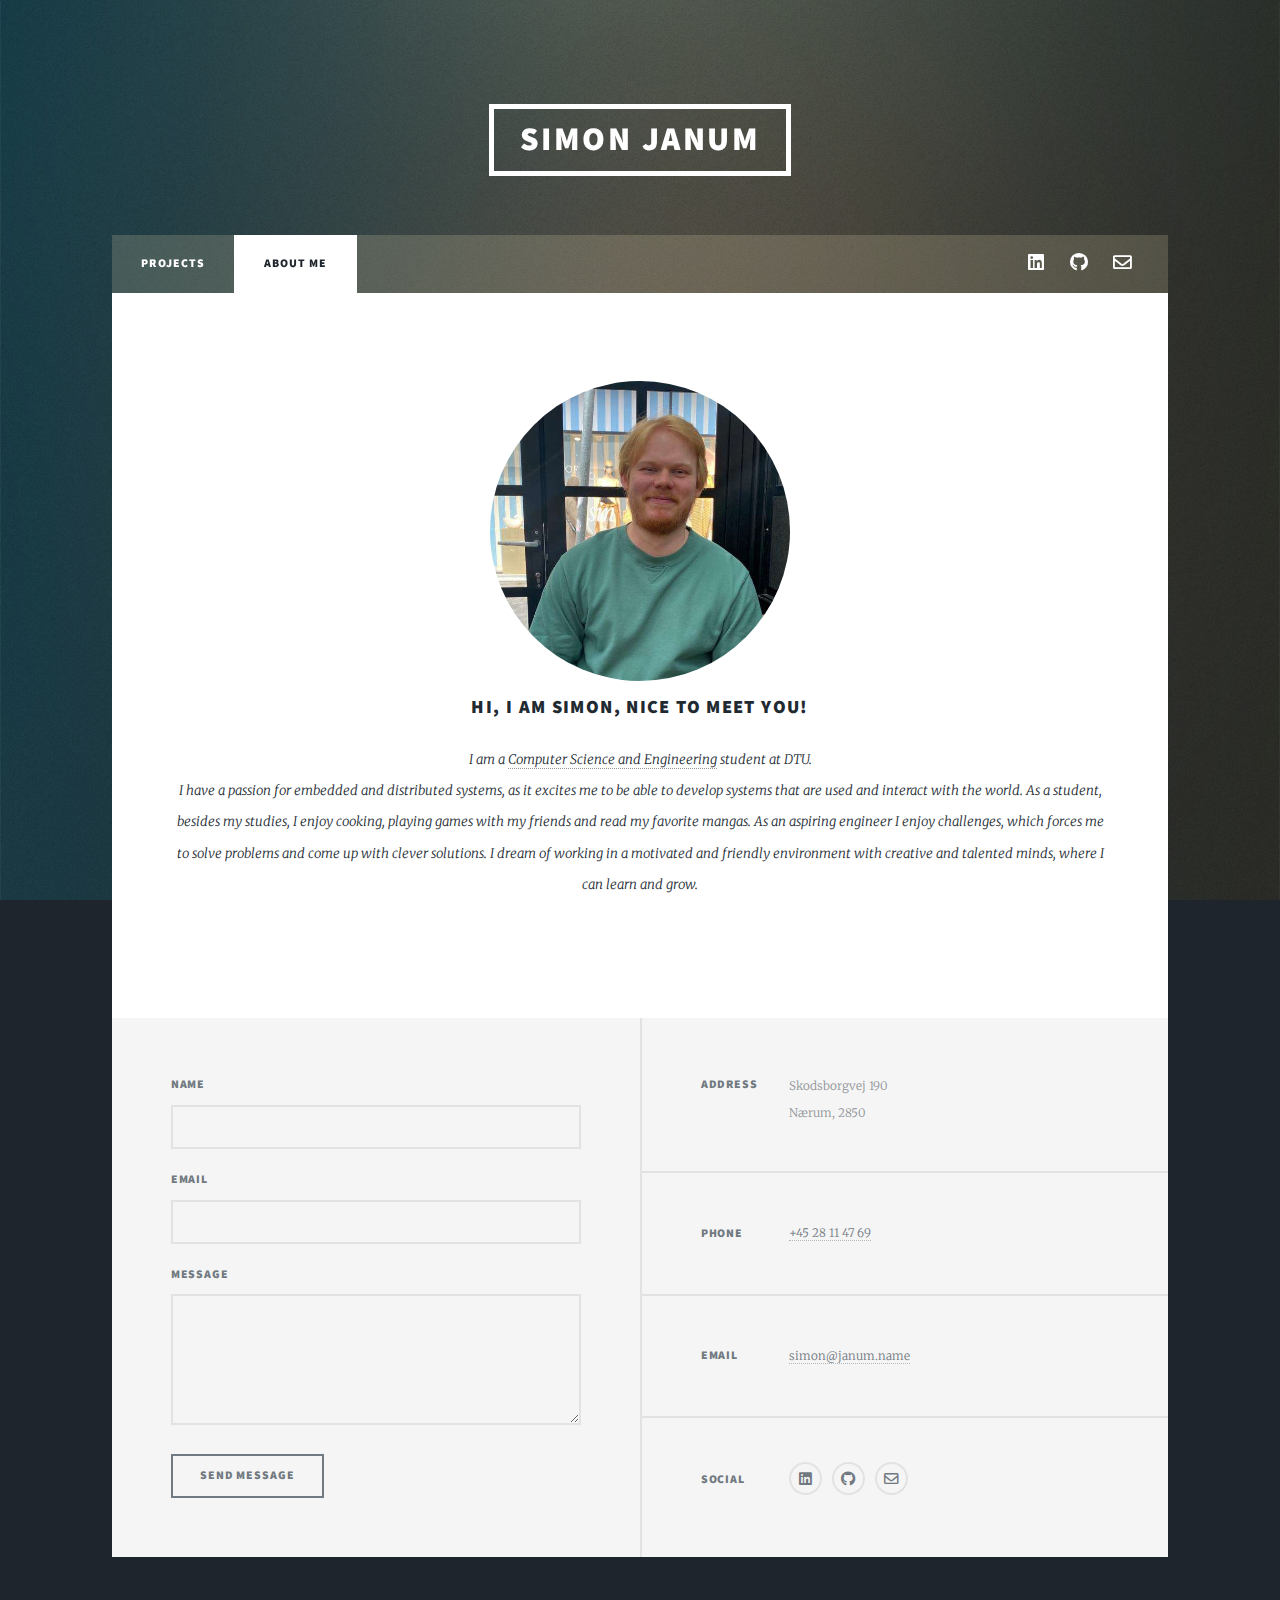
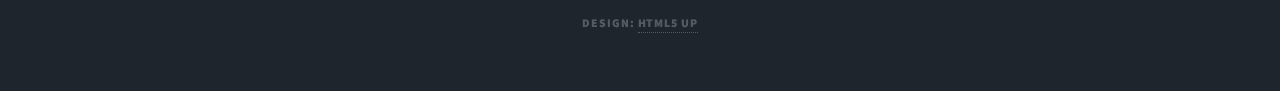
<file: generic.html>
<!DOCTYPE HTML>
<!--
	Massively by HTML5 UP
	html5up.net | @ajlkn
	Free for personal and commercial use under the CCA 3.0 license (html5up.net/license)
-->
<html>
	<head>
		<title>About me - Simon Janum Portfolio</title>
		<meta charset="utf-8" />
		<meta name="viewport" content="width=device-width, initial-scale=1, user-scalable=no" />
		<link rel="stylesheet" href="assets/css/main.css" />
		<noscript><link rel="stylesheet" href="assets/css/noscript.css" /></noscript>
	</head>
	<body class="is-preload">

		<!-- Wrapper -->
			<div id="wrapper">

				<!-- Header -->
					<header id="header">

						<a href="index.html" class="logo"> Simon Janum</a>
					</header>

				<!-- Nav -->
					<nav id="nav">
						<ul class="links">
							<li><a href="index.html">Projects</a></li>
							<li class="active"><a href="generic.html">about me</a></li>
						</ul>
						
						<ul class="icons">
							<li><a href="https://www.linkedin.com/in/simon-janum-09b04a171/" class="icon brands fa-linkedin"><span class="label">LinkedIn</span></a></li>
							<li><a href="https://github.com/yconsj" class="icon brands fa-github"><span class="label">GitHub</span></a></li>
							<li> <a href="mailto:simon@janum.name" class="icon fa-envelope"><span class="label">Email</span></a></li>
						</ul>
					</nav>

				<!-- Main -->
					<div id="main">

						<!-- Post -->
							<section class="post">
								<header class="major">
									<img class="pfp" src="images/pfp.png" width="400" height="400" alt="pfp"/>
									<h3>Hi, I am Simon, nice to meet you!</h3>
									<p class ="">I am a <a href = "https://www.dtu.dk/english/education/graduate/msc-programmes/computer-science-and-engineering">Computer Science and Engineering</a> student at DTU. <br />
									I have a passion for embedded and distributed systems, as it excites me to be able to develop systems that are used and interact with the world. As a student, besides my studies, I enjoy cooking, playing games with my friends and read my favorite mangas. As an aspiring engineer I enjoy challenges, which forces me to solve problems and come up with clever solutions.
									I dream of working in a motivated and friendly environment with creative and talented minds, where I can learn and grow. 
									</p>
								</header>
							</section>

					</div>

				<!-- Footer -->
					<footer id="footer">
						<section>
							<form method="post" action="https://formsubmit.co/f903d4ee34bc090eda14b191314d4c70">
								<div class="fields">
									<div class="field">
										<label for="name">Name</label>
										<input type="text" name="name" id="name" />
									</div>
									<div class="field">
										<label for="email">Email</label>
										<input type="text" name="email" id="email" />
									</div>
									<div class="field">
										<label for="message">Message</label>
										<textarea name="message" id="message" rows="3"></textarea>
									</div>
								</div>
								<ul class="actions">
									<li><input type="submit" value="Send Message" />
										<input type="hidden" name = "_next" value="https://yconsj.github.io/Portfolio.github.io/"/>
										
									</li>
								</ul>
							</form>
						</section>
						<section class="split contact">
							<section class="alt">
								<h3>Address</h3>
								<p>Skodsborgvej 190<br />
								Nærum, 2850</p>
							</section>
							<section>
								<h3>Phone</h3>
								<p><a href="tel:+4528114769">+45 28 11 47 69</a></p>
							</section>
							<section>
								<h3>Email</h3>
								<p><a href="mailto:simon@janum.name">simon@janum.name</a></p>
							</section>
							<section>
								<h3>Social</h3>
								<ul class="icons alt">
									<li><a href="https://www.linkedin.com/in/simon-janum-09b04a171/" class="icon brands fa-linkedin"><span class="label">LinkedIn</span></a></li>
									<li><a href="https://github.com/yconsj" class="icon brands alt fa-github"><span class="label">GitHub</span></a></li>
									<li> <a href="mailto:simon@janum.name" class="icon fa-envelope"><span class="label">Email</span></a></li>
								</ul>
							</section>
						</section>
					</footer>

				<!-- Copyright -->
					<div id="copyright">
						<ul>Design: <a href="https://html5up.net">HTML5 UP</a></li></ul>
					</div>

			</div>

		<!-- Scripts -->
			<script src="assets/js/jquery.min.js"></script>
			<script src="assets/js/jquery.scrollex.min.js"></script>
			<script src="assets/js/jquery.scrolly.min.js"></script>
			<script src="assets/js/browser.min.js"></script>
			<script src="assets/js/breakpoints.min.js"></script>
			<script src="assets/js/util.js"></script>
			<script src="assets/js/main.js"></script>
			
			<script>
				function myFunction() {
				  alert("Hello! I am an alert box!");
				}
				</script>
	</body>
</html>
</file>
<file: assets/css/main.css>
@import url(fontawesome-all.min.css);
@import url("https://fonts.googleapis.com/css?family=Merriweather:300,700,300italic,700italic|Source+Sans+Pro:900");

/*
	Massively by HTML5 UP
	html5up.net | @ajlkn
	Free for personal and commercial use under the CCA 3.0 license (html5up.net/license)
*/

html, body, div, span, applet, object,
iframe, h1, h2, h3, h4, h5, h6, p, blockquote,
pre, a, abbr, acronym, address, big, cite,
code, del, dfn, em, img, ins, kbd, q, s, samp,
small, strike, strong, sub, sup, tt, var, b,
u, i, center, dl, dt, dd, ol, ul, li, fieldset,
form, label, legend, table, caption, tbody,
tfoot, thead, tr, th, td, article, aside,
canvas, details, embed, figure, figcaption,
footer, header, hgroup, menu, nav, output, ruby,
section, summary, time, mark, audio, video {
	margin: 0;
	padding: 0;
	border: 0;
	font-size: 100%;
	font: inherit;
	vertical-align: baseline;}

article, aside, details, figcaption, figure,
footer, header, hgroup, menu, nav, section {
	display: block;}

body {
	line-height: 1;
}

ol, ul {
	list-style: none;
}

blockquote, q {
	quotes: none;
}

	blockquote:before, blockquote:after, q:before, q:after {
		content: '';
		content: none;
	}

table {
	border-collapse: collapse;
	border-spacing: 0;
}

body {
	-webkit-text-size-adjust: none;
}

mark {
	background-color: transparent;
	color: inherit;
}

input::-moz-focus-inner {
	border: 0;
	padding: 0;
}

input, select, textarea {
	-moz-appearance: none;
	-webkit-appearance: none;
	-ms-appearance: none;
	appearance: none;
}

/* Basic */

	@-ms-viewport {
		width: device-width;
	}

	body {
		-ms-overflow-style: scrollbar;
	}

	@media screen and (max-width: 480px) {

		html, body {
			min-width: 320px;
		}

	}

	html {
		box-sizing: border-box;
	}

	*, *:before, *:after {
		box-sizing: inherit;
	}

	body {
		background-color: #1e252d;
	}

		body.is-preload *, body.is-preload *:before, body.is-preload *:after {
			-moz-animation: none !important;
			-webkit-animation: none !important;
			-ms-animation: none !important;
			animation: none !important;
			-moz-transition: none !important;
			-webkit-transition: none !important;
			-ms-transition: none !important;
			transition: none !important;
		}

/* Type */

	html {
		font-size: 16pt;
	}

		@media screen and (max-width: 1680px) {

			html {
				font-size: 12pt;
			}

		}

		@media screen and (max-width: 1280px) {

			html {
				font-size: 11pt;
			}

		}

		@media screen and (max-width: 360px) {

			html {
				font-size: 10pt;
			}

		}

	body {
		color: #212931;
	}

	body, input, select, textarea {
		font-family: "Merriweather", Georgia, serif;
		font-weight: 300;
		font-size: 1rem;
		line-height: 2.375;
	}

	a {
		-moz-transition: color 0.2s ease-in-out, background-color 0.2s ease-in-out, border-color 0.2s ease-in-out, box-shadow 0.2s ease-in-out;
		-webkit-transition: color 0.2s ease-in-out, background-color 0.2s ease-in-out, border-color 0.2s ease-in-out, box-shadow 0.2s ease-in-out;
		-ms-transition: color 0.2s ease-in-out, background-color 0.2s ease-in-out, border-color 0.2s ease-in-out, box-shadow 0.2s ease-in-out;
		transition: color 0.2s ease-in-out, background-color 0.2s ease-in-out, border-color 0.2s ease-in-out, box-shadow 0.2s ease-in-out;
		border-bottom: dotted 1px;
		text-decoration: none;
	}

		a:hover {
			border-bottom-color: transparent;
		}

	strong, b {
		font-weight: 600;
	}

	em, i {
		font-style: italic;
	}

	p {
		text-align: justify;
		margin: 0 0 2rem 0;
	}

	h1, h2, h3, h4, h5, h6 {
		font-family: "Source Sans Pro", Helvetica, sans-serif;
		font-weight: 900;
		line-height: 1.5;
		letter-spacing: 0.075em;
		text-transform: uppercase;
		margin: 0 0 1rem 0;
	}

		h1 a, h2 a, h3 a, h4 a, h5 a, h6 a {
			border-bottom: 0;
			color: inherit;
			text-decoration: none;
		}

	h1 {
		font-size: 4rem;
		line-height: 1.1;
		margin: 0 0 2rem 0;
	}

	h2 {
		font-size: 1.75rem;
		line-height: 1.3;
		margin: 0 0 1.5rem 0;
	}

	h3 {
		font-size: 1.25rem;
		margin: 0 0 1.5rem 0;
	}

	h4 {
		font-size: 1rem;
	}

	h5 {
		font-size: 0.9rem;
	}

	h6 {
		font-size: 0.8rem;
	}

	sub {
		font-size: 0.8rem;
		position: relative;
		top: 0.5rem;
	}

	sup {
		font-size: 0.8rem;
		position: relative;
		top: -0.5rem;
	}

	blockquote {
		border-left: solid 4px;
		font-style: italic;
		margin: 0 0 2rem 0;
		padding: 0.5rem 0 0.5rem 2rem;
	}

	code {
		border: solid 2px;
		font-family: "Courier New", monospace;
		font-size: 0.9rem;
		margin: 0 0.25rem;
		padding: 0.25rem 0.65rem;
	}

	pre {
		-webkit-overflow-scrolling: touch;
		font-family: "Courier New", monospace;
		font-size: 0.9rem;
		margin: 0 0 2rem 0;
	}

		pre code {
			display: block;
			line-height: 1.75;
			padding: 1rem 1.5rem;
			overflow-x: auto;
		}

	hr {
		border: 0;
		border-bottom: solid 2px;
		margin: 3rem 0;
	}

		hr.major {
			margin: 5rem 0;
		}

	.align-left {
		text-align: left;
	}

	.align-center {
		text-align: center;
	}

	.align-right {
		text-align: right;
	}

	input, select, textarea {
		color: #212931;
	}

	a {
		color: #212931;
		border-bottom-color: rgba(33, 41, 49, 0.5);
	}

		a:hover {
			border-bottom-color: transparent;
			color: #ead2ad !important;
		}

	strong, b {
		color: #212931;
	}

	h1, h2, h3, h4, h5, h6 {
		color: #212931;
	}

	blockquote {
		border-left-color: #eeeeee;
	}

	code {
		background: rgba(220, 220, 220, 0.25);
		border-color: #eeeeee;
	}

	hr {
		border-bottom-color: #eeeeee;
	}

/* Row */

	.row {
		display: flex;
		flex-wrap: wrap;
		box-sizing: border-box;
		align-items: stretch;
	}

		.row > * {
			box-sizing: border-box;
		}

		.row.gtr-uniform > * > :last-child {
			margin-bottom: 0;
		}

		.row.aln-left {
			justify-content: flex-start;
		}

		.row.aln-center {
			justify-content: center;
		}

		.row.aln-right {
			justify-content: flex-end;
		}

		.row.aln-top {
			align-items: flex-start;
		}

		.row.aln-middle {
			align-items: center;
		}

		.row.aln-bottom {
			align-items: flex-end;
		}

		.row > .imp {
			order: -1;
		}

		.row > .col-1 {
			width: 8.33333%;
		}

		.row > .off-1 {
			margin-left: 8.33333%;
		}

		.row > .col-2 {
			width: 16.66667%;
		}

		.row > .off-2 {
			margin-left: 16.66667%;
		}

		.row > .col-3 {
			width: 25%;
		}

		.row > .off-3 {
			margin-left: 25%;
		}

		.row > .col-4 {
			width: 33.33333%;
		}

		.row > .off-4 {
			margin-left: 33.33333%;
		}

		.row > .col-5 {
			width: 41.66667%;
		}

		.row > .off-5 {
			margin-left: 41.66667%;
		}

		.row > .col-6 {
			width: 50%;
		}

		.row > .off-6 {
			margin-left: 50%;
		}

		.row > .col-7 {
			width: 58.33333%;
		}

		.row > .off-7 {
			margin-left: 58.33333%;
		}

		.row > .col-8 {
			width: 66.66667%;
		}

		.row > .off-8 {
			margin-left: 66.66667%;
		}

		.row > .col-9 {
			width: 75%;
		}

		.row > .off-9 {
			margin-left: 75%;
		}

		.row > .col-10 {
			width: 83.33333%;
		}

		.row > .off-10 {
			margin-left: 83.33333%;
		}

		.row > .col-11 {
			width: 91.66667%;
		}

		.row > .off-11 {
			margin-left: 91.66667%;
		}

		.row > .col-12 {
			width: 100%;
		}

		.row > .off-12 {
			margin-left: 100%;
		}

		.row.gtr-0 {
			margin-top: 0;
			margin-left: 0rem;
		}

			.row.gtr-0 > * {
				padding: 0 0 0 0rem;
			}

			.row.gtr-0.gtr-uniform {
				margin-top: 0rem;
			}

				.row.gtr-0.gtr-uniform > * {
					padding-top: 0rem;
				}

		.row.gtr-25 {
			margin-top: 0;
			margin-left: -0.375rem;
		}

			.row.gtr-25 > * {
				padding: 0 0 0 0.375rem;
			}

			.row.gtr-25.gtr-uniform {
				margin-top: -0.375rem;
			}

				.row.gtr-25.gtr-uniform > * {
					padding-top: 0.375rem;
				}

		.row.gtr-50 {
			margin-top: 0;
			margin-left: -0.75rem;
		}

			.row.gtr-50 > * {
				padding: 0 0 0 0.75rem;
			}

			.row.gtr-50.gtr-uniform {
				margin-top: -0.75rem;
			}

				.row.gtr-50.gtr-uniform > * {
					padding-top: 0.75rem;
				}

		.row {
			margin-top: 0;
			margin-left: -1.5rem;
		}

			.row > * {
				padding: 0 0 0 1.5rem;
			}

			.row.gtr-uniform {
				margin-top: -1.5rem;
			}

				.row.gtr-uniform > * {
					padding-top: 1.5rem;
				}

		.row.gtr-150 {
			margin-top: 0;
			margin-left: -2.25rem;
		}

			.row.gtr-150 > * {
				padding: 0 0 0 2.25rem;
			}

			.row.gtr-150.gtr-uniform {
				margin-top: -2.25rem;
			}

				.row.gtr-150.gtr-uniform > * {
					padding-top: 2.25rem;
				}

		.row.gtr-200 {
			margin-top: 0;
			margin-left: -3rem;
		}

			.row.gtr-200 > * {
				padding: 0 0 0 3rem;
			}

			.row.gtr-200.gtr-uniform {
				margin-top: -3rem;
			}

				.row.gtr-200.gtr-uniform > * {
					padding-top: 3rem;
				}

		@media screen and (max-width: 1680px) {

			.row {
				display: flex;
				flex-wrap: wrap;
				box-sizing: border-box;
				align-items: stretch;
			}

				.row > * {
					box-sizing: border-box;
				}

				.row.gtr-uniform > * > :last-child {
					margin-bottom: 0;
				}

				.row.aln-left {
					justify-content: flex-start;
				}

				.row.aln-center {
					justify-content: center;
				}

				.row.aln-right {
					justify-content: flex-end;
				}

				.row.aln-top {
					align-items: flex-start;
				}

				.row.aln-middle {
					align-items: center;
				}

				.row.aln-bottom {
					align-items: flex-end;
				}

				.row > .imp-xlarge {
					order: -1;
				}

				.row > .col-1-xlarge {
					width: 8.33333%;
				}

				.row > .off-1-xlarge {
					margin-left: 8.33333%;
				}

				.row > .col-2-xlarge {
					width: 16.66667%;
				}

				.row > .off-2-xlarge {
					margin-left: 16.66667%;
				}

				.row > .col-3-xlarge {
					width: 25%;
				}

				.row > .off-3-xlarge {
					margin-left: 25%;
				}

				.row > .col-4-xlarge {
					width: 33.33333%;
				}

				.row > .off-4-xlarge {
					margin-left: 33.33333%;
				}

				.row > .col-5-xlarge {
					width: 41.66667%;
				}

				.row > .off-5-xlarge {
					margin-left: 41.66667%;
				}

				.row > .col-6-xlarge {
					width: 50%;
				}

				.row > .off-6-xlarge {
					margin-left: 50%;
				}

				.row > .col-7-xlarge {
					width: 58.33333%;
				}

				.row > .off-7-xlarge {
					margin-left: 58.33333%;
				}

				.row > .col-8-xlarge {
					width: 66.66667%;
				}

				.row > .off-8-xlarge {
					margin-left: 66.66667%;
				}

				.row > .col-9-xlarge {
					width: 75%;
				}

				.row > .off-9-xlarge {
					margin-left: 75%;
				}

				.row > .col-10-xlarge {
					width: 83.33333%;
				}

				.row > .off-10-xlarge {
					margin-left: 83.33333%;
				}

				.row > .col-11-xlarge {
					width: 91.66667%;
				}

				.row > .off-11-xlarge {
					margin-left: 91.66667%;
				}

				.row > .col-12-xlarge {
					width: 100%;
				}

				.row > .off-12-xlarge {
					margin-left: 100%;
				}

				.row.gtr-0 {
					margin-top: 0;
					margin-left: 0rem;
				}

					.row.gtr-0 > * {
						padding: 0 0 0 0rem;
					}

					.row.gtr-0.gtr-uniform {
						margin-top: 0rem;
					}

						.row.gtr-0.gtr-uniform > * {
							padding-top: 0rem;
						}

				.row.gtr-25 {
					margin-top: 0;
					margin-left: -0.375rem;
				}

					.row.gtr-25 > * {
						padding: 0 0 0 0.375rem;
					}

					.row.gtr-25.gtr-uniform {
						margin-top: -0.375rem;
					}

						.row.gtr-25.gtr-uniform > * {
							padding-top: 0.375rem;
						}

				.row.gtr-50 {
					margin-top: 0;
					margin-left: -0.75rem;
				}

					.row.gtr-50 > * {
						padding: 0 0 0 0.75rem;
					}

					.row.gtr-50.gtr-uniform {
						margin-top: -0.75rem;
					}

						.row.gtr-50.gtr-uniform > * {
							padding-top: 0.75rem;
						}

				.row {
					margin-top: 0;
					margin-left: -1.5rem;
				}

					.row > * {
						padding: 0 0 0 1.5rem;
					}

					.row.gtr-uniform {
						margin-top: -1.5rem;
					}

						.row.gtr-uniform > * {
							padding-top: 1.5rem;
						}

				.row.gtr-150 {
					margin-top: 0;
					margin-left: -2.25rem;
				}

					.row.gtr-150 > * {
						padding: 0 0 0 2.25rem;
					}

					.row.gtr-150.gtr-uniform {
						margin-top: -2.25rem;
					}

						.row.gtr-150.gtr-uniform > * {
							padding-top: 2.25rem;
						}

				.row.gtr-200 {
					margin-top: 0;
					margin-left: -3rem;
				}

					.row.gtr-200 > * {
						padding: 0 0 0 3rem;
					}

					.row.gtr-200.gtr-uniform {
						margin-top: -3rem;
					}

						.row.gtr-200.gtr-uniform > * {
							padding-top: 3rem;
						}

		}

		@media screen and (max-width: 1280px) {

			.row {
				display: flex;
				flex-wrap: wrap;
				box-sizing: border-box;
				align-items: stretch;
			}

				.row > * {
					box-sizing: border-box;
				}

				.row.gtr-uniform > * > :last-child {
					margin-bottom: 0;
				}

				.row.aln-left {
					justify-content: flex-start;
				}

				.row.aln-center {
					justify-content: center;
				}

				.row.aln-right {
					justify-content: flex-end;
				}

				.row.aln-top {
					align-items: flex-start;
				}

				.row.aln-middle {
					align-items: center;
				}

				.row.aln-bottom {
					align-items: flex-end;
				}

				.row > .imp-large {
					order: -1;
				}

				.row > .col-1-large {
					width: 8.33333%;
				}

				.row > .off-1-large {
					margin-left: 8.33333%;
				}

				.row > .col-2-large {
					width: 16.66667%;
				}

				.row > .off-2-large {
					margin-left: 16.66667%;
				}

				.row > .col-3-large {
					width: 25%;
				}

				.row > .off-3-large {
					margin-left: 25%;
				}

				.row > .col-4-large {
					width: 33.33333%;
				}

				.row > .off-4-large {
					margin-left: 33.33333%;
				}

				.row > .col-5-large {
					width: 41.66667%;
				}

				.row > .off-5-large {
					margin-left: 41.66667%;
				}

				.row > .col-6-large {
					width: 50%;
				}

				.row > .off-6-large {
					margin-left: 50%;
				}

				.row > .col-7-large {
					width: 58.33333%;
				}

				.row > .off-7-large {
					margin-left: 58.33333%;
				}

				.row > .col-8-large {
					width: 66.66667%;
				}

				.row > .off-8-large {
					margin-left: 66.66667%;
				}

				.row > .col-9-large {
					width: 75%;
				}

				.row > .off-9-large {
					margin-left: 75%;
				}

				.row > .col-10-large {
					width: 83.33333%;
				}

				.row > .off-10-large {
					margin-left: 83.33333%;
				}

				.row > .col-11-large {
					width: 91.66667%;
				}

				.row > .off-11-large {
					margin-left: 91.66667%;
				}

				.row > .col-12-large {
					width: 100%;
				}

				.row > .off-12-large {
					margin-left: 100%;
				}

				.row.gtr-0 {
					margin-top: 0;
					margin-left: 0rem;
				}

					.row.gtr-0 > * {
						padding: 0 0 0 0rem;
					}

					.row.gtr-0.gtr-uniform {
						margin-top: 0rem;
					}

						.row.gtr-0.gtr-uniform > * {
							padding-top: 0rem;
						}

				.row.gtr-25 {
					margin-top: 0;
					margin-left: -0.375rem;
				}

					.row.gtr-25 > * {
						padding: 0 0 0 0.375rem;
					}

					.row.gtr-25.gtr-uniform {
						margin-top: -0.375rem;
					}

						.row.gtr-25.gtr-uniform > * {
							padding-top: 0.375rem;
						}

				.row.gtr-50 {
					margin-top: 0;
					margin-left: -0.75rem;
				}

					.row.gtr-50 > * {
						padding: 0 0 0 0.75rem;
					}

					.row.gtr-50.gtr-uniform {
						margin-top: -0.75rem;
					}

						.row.gtr-50.gtr-uniform > * {
							padding-top: 0.75rem;
						}

				.row {
					margin-top: 0;
					margin-left: -1.5rem;
				}

					.row > * {
						padding: 0 0 0 1.5rem;
					}

					.row.gtr-uniform {
						margin-top: -1.5rem;
					}

						.row.gtr-uniform > * {
							padding-top: 1.5rem;
						}

				.row.gtr-150 {
					margin-top: 0;
					margin-left: -2.25rem;
				}

					.row.gtr-150 > * {
						padding: 0 0 0 2.25rem;
					}

					.row.gtr-150.gtr-uniform {
						margin-top: -2.25rem;
					}

						.row.gtr-150.gtr-uniform > * {
							padding-top: 2.25rem;
						}

				.row.gtr-200 {
					margin-top: 0;
					margin-left: -3rem;
				}

					.row.gtr-200 > * {
						padding: 0 0 0 3rem;
					}

					.row.gtr-200.gtr-uniform {
						margin-top: -3rem;
					}

						.row.gtr-200.gtr-uniform > * {
							padding-top: 3rem;
						}

		}

		@media screen and (max-width: 980px) {

			.row {
				display: flex;
				flex-wrap: wrap;
				box-sizing: border-box;
				align-items: stretch;
			}

				.row > * {
					box-sizing: border-box;
				}

				.row.gtr-uniform > * > :last-child {
					margin-bottom: 0;
				}

				.row.aln-left {
					justify-content: flex-start;
				}

				.row.aln-center {
					justify-content: center;
				}

				.row.aln-right {
					justify-content: flex-end;
				}

				.row.aln-top {
					align-items: flex-start;
				}

				.row.aln-middle {
					align-items: center;
				}

				.row.aln-bottom {
					align-items: flex-end;
				}

				.row > .imp-medium {
					order: -1;
				}

				.row > .col-1-medium {
					width: 8.33333%;
				}

				.row > .off-1-medium {
					margin-left: 8.33333%;
				}

				.row > .col-2-medium {
					width: 16.66667%;
				}

				.row > .off-2-medium {
					margin-left: 16.66667%;
				}

				.row > .col-3-medium {
					width: 25%;
				}

				.row > .off-3-medium {
					margin-left: 25%;
				}

				.row > .col-4-medium {
					width: 33.33333%;
				}

				.row > .off-4-medium {
					margin-left: 33.33333%;
				}

				.row > .col-5-medium {
					width: 41.66667%;
				}

				.row > .off-5-medium {
					margin-left: 41.66667%;
				}

				.row > .col-6-medium {
					width: 50%;
				}

				.row > .off-6-medium {
					margin-left: 50%;
				}

				.row > .col-7-medium {
					width: 58.33333%;
				}

				.row > .off-7-medium {
					margin-left: 58.33333%;
				}

				.row > .col-8-medium {
					width: 66.66667%;
				}

				.row > .off-8-medium {
					margin-left: 66.66667%;
				}

				.row > .col-9-medium {
					width: 75%;
				}

				.row > .off-9-medium {
					margin-left: 75%;
				}

				.row > .col-10-medium {
					width: 83.33333%;
				}

				.row > .off-10-medium {
					margin-left: 83.33333%;
				}

				.row > .col-11-medium {
					width: 91.66667%;
				}

				.row > .off-11-medium {
					margin-left: 91.66667%;
				}

				.row > .col-12-medium {
					width: 100%;
				}

				.row > .off-12-medium {
					margin-left: 100%;
				}

				.row.gtr-0 {
					margin-top: 0;
					margin-left: 0rem;
				}

					.row.gtr-0 > * {
						padding: 0 0 0 0rem;
					}

					.row.gtr-0.gtr-uniform {
						margin-top: 0rem;
					}

						.row.gtr-0.gtr-uniform > * {
							padding-top: 0rem;
						}

				.row.gtr-25 {
					margin-top: 0;
					margin-left: -0.375rem;
				}

					.row.gtr-25 > * {
						padding: 0 0 0 0.375rem;
					}

					.row.gtr-25.gtr-uniform {
						margin-top: -0.375rem;
					}

						.row.gtr-25.gtr-uniform > * {
							padding-top: 0.375rem;
						}

				.row.gtr-50 {
					margin-top: 0;
					margin-left: -0.75rem;
				}

					.row.gtr-50 > * {
						padding: 0 0 0 0.75rem;
					}

					.row.gtr-50.gtr-uniform {
						margin-top: -0.75rem;
					}

						.row.gtr-50.gtr-uniform > * {
							padding-top: 0.75rem;
						}

				.row {
					margin-top: 0;
					margin-left: -1.5rem;
				}

					.row > * {
						padding: 0 0 0 1.5rem;
					}

					.row.gtr-uniform {
						margin-top: -1.5rem;
					}

						.row.gtr-uniform > * {
							padding-top: 1.5rem;
						}

				.row.gtr-150 {
					margin-top: 0;
					margin-left: -2.25rem;
				}

					.row.gtr-150 > * {
						padding: 0 0 0 2.25rem;
					}

					.row.gtr-150.gtr-uniform {
						margin-top: -2.25rem;
					}

						.row.gtr-150.gtr-uniform > * {
							padding-top: 2.25rem;
						}

				.row.gtr-200 {
					margin-top: 0;
					margin-left: -3rem;
				}

					.row.gtr-200 > * {
						padding: 0 0 0 3rem;
					}

					.row.gtr-200.gtr-uniform {
						margin-top: -3rem;
					}

						.row.gtr-200.gtr-uniform > * {
							padding-top: 3rem;
						}

		}

		@media screen and (max-width: 736px) {

			.row {
				display: flex;
				flex-wrap: wrap;
				box-sizing: border-box;
				align-items: stretch;
			}

				.row > * {
					box-sizing: border-box;
				}

				.row.gtr-uniform > * > :last-child {
					margin-bottom: 0;
				}

				.row.aln-left {
					justify-content: flex-start;
				}

				.row.aln-center {
					justify-content: center;
				}

				.row.aln-right {
					justify-content: flex-end;
				}

				.row.aln-top {
					align-items: flex-start;
				}

				.row.aln-middle {
					align-items: center;
				}

				.row.aln-bottom {
					align-items: flex-end;
				}

				.row > .imp-small {
					order: -1;
				}

				.row > .col-1-small {
					width: 8.33333%;
				}

				.row > .off-1-small {
					margin-left: 8.33333%;
				}

				.row > .col-2-small {
					width: 16.66667%;
				}

				.row > .off-2-small {
					margin-left: 16.66667%;
				}

				.row > .col-3-small {
					width: 25%;
				}

				.row > .off-3-small {
					margin-left: 25%;
				}

				.row > .col-4-small {
					width: 33.33333%;
				}

				.row > .off-4-small {
					margin-left: 33.33333%;
				}

				.row > .col-5-small {
					width: 41.66667%;
				}

				.row > .off-5-small {
					margin-left: 41.66667%;
				}

				.row > .col-6-small {
					width: 50%;
				}

				.row > .off-6-small {
					margin-left: 50%;
				}

				.row > .col-7-small {
					width: 58.33333%;
				}

				.row > .off-7-small {
					margin-left: 58.33333%;
				}

				.row > .col-8-small {
					width: 66.66667%;
				}

				.row > .off-8-small {
					margin-left: 66.66667%;
				}

				.row > .col-9-small {
					width: 75%;
				}

				.row > .off-9-small {
					margin-left: 75%;
				}

				.row > .col-10-small {
					width: 83.33333%;
				}

				.row > .off-10-small {
					margin-left: 83.33333%;
				}

				.row > .col-11-small {
					width: 91.66667%;
				}

				.row > .off-11-small {
					margin-left: 91.66667%;
				}

				.row > .col-12-small {
					width: 100%;
				}

				.row > .off-12-small {
					margin-left: 100%;
				}

				.row.gtr-0 {
					margin-top: 0;
					margin-left: 0rem;
				}

					.row.gtr-0 > * {
						padding: 0 0 0 0rem;
					}

					.row.gtr-0.gtr-uniform {
						margin-top: 0rem;
					}

						.row.gtr-0.gtr-uniform > * {
							padding-top: 0rem;
						}

				.row.gtr-25 {
					margin-top: 0;
					margin-left: -0.375rem;
				}

					.row.gtr-25 > * {
						padding: 0 0 0 0.375rem;
					}

					.row.gtr-25.gtr-uniform {
						margin-top: -0.375rem;
					}

						.row.gtr-25.gtr-uniform > * {
							padding-top: 0.375rem;
						}

				.row.gtr-50 {
					margin-top: 0;
					margin-left: -0.75rem;
				}

					.row.gtr-50 > * {
						padding: 0 0 0 0.75rem;
					}

					.row.gtr-50.gtr-uniform {
						margin-top: -0.75rem;
					}

						.row.gtr-50.gtr-uniform > * {
							padding-top: 0.75rem;
						}

				.row {
					margin-top: 0;
					margin-left: -1.5rem;
				}

					.row > * {
						padding: 0 0 0 1.5rem;
					}

					.row.gtr-uniform {
						margin-top: -1.5rem;
					}

						.row.gtr-uniform > * {
							padding-top: 1.5rem;
						}

				.row.gtr-150 {
					margin-top: 0;
					margin-left: -2.25rem;
				}

					.row.gtr-150 > * {
						padding: 0 0 0 2.25rem;
					}

					.row.gtr-150.gtr-uniform {
						margin-top: -2.25rem;
					}

						.row.gtr-150.gtr-uniform > * {
							padding-top: 2.25rem;
						}

				.row.gtr-200 {
					margin-top: 0;
					margin-left: -3rem;
				}

					.row.gtr-200 > * {
						padding: 0 0 0 3rem;
					}

					.row.gtr-200.gtr-uniform {
						margin-top: -3rem;
					}

						.row.gtr-200.gtr-uniform > * {
							padding-top: 3rem;
						}

		}

		@media screen and (max-width: 480px) {

			.row {
				display: flex;
				flex-wrap: wrap;
				box-sizing: border-box;
				align-items: stretch;
			}

				.row > * {
					box-sizing: border-box;
				}

				.row.gtr-uniform > * > :last-child {
					margin-bottom: 0;
				}

				.row.aln-left {
					justify-content: flex-start;
				}

				.row.aln-center {
					justify-content: center;
				}

				.row.aln-right {
					justify-content: flex-end;
				}

				.row.aln-top {
					align-items: flex-start;
				}

				.row.aln-middle {
					align-items: center;
				}

				.row.aln-bottom {
					align-items: flex-end;
				}

				.row > .imp-xsmall {
					order: -1;
				}

				.row > .col-1-xsmall {
					width: 8.33333%;
				}

				.row > .off-1-xsmall {
					margin-left: 8.33333%;
				}

				.row > .col-2-xsmall {
					width: 16.66667%;
				}

				.row > .off-2-xsmall {
					margin-left: 16.66667%;
				}

				.row > .col-3-xsmall {
					width: 25%;
				}

				.row > .off-3-xsmall {
					margin-left: 25%;
				}

				.row > .col-4-xsmall {
					width: 33.33333%;
				}

				.row > .off-4-xsmall {
					margin-left: 33.33333%;
				}

				.row > .col-5-xsmall {
					width: 41.66667%;
				}

				.row > .off-5-xsmall {
					margin-left: 41.66667%;
				}

				.row > .col-6-xsmall {
					width: 50%;
				}

				.row > .off-6-xsmall {
					margin-left: 50%;
				}

				.row > .col-7-xsmall {
					width: 58.33333%;
				}

				.row > .off-7-xsmall {
					margin-left: 58.33333%;
				}

				.row > .col-8-xsmall {
					width: 66.66667%;
				}

				.row > .off-8-xsmall {
					margin-left: 66.66667%;
				}

				.row > .col-9-xsmall {
					width: 75%;
				}

				.row > .off-9-xsmall {
					margin-left: 75%;
				}

				.row > .col-10-xsmall {
					width: 83.33333%;
				}

				.row > .off-10-xsmall {
					margin-left: 83.33333%;
				}

				.row > .col-11-xsmall {
					width: 91.66667%;
				}

				.row > .off-11-xsmall {
					margin-left: 91.66667%;
				}

				.row > .col-12-xsmall {
					width: 100%;
				}

				.row > .off-12-xsmall {
					margin-left: 100%;
				}

				.row.gtr-0 {
					margin-top: 0;
					margin-left: 0rem;
				}

					.row.gtr-0 > * {
						padding: 0 0 0 0rem;
					}

					.row.gtr-0.gtr-uniform {
						margin-top: 0rem;
					}

						.row.gtr-0.gtr-uniform > * {
							padding-top: 0rem;
						}

				.row.gtr-25 {
					margin-top: 0;
					margin-left: -0.375rem;
				}

					.row.gtr-25 > * {
						padding: 0 0 0 0.375rem;
					}

					.row.gtr-25.gtr-uniform {
						margin-top: -0.375rem;
					}

						.row.gtr-25.gtr-uniform > * {
							padding-top: 0.375rem;
						}

				.row.gtr-50 {
					margin-top: 0;
					margin-left: -0.75rem;
				}

					.row.gtr-50 > * {
						padding: 0 0 0 0.75rem;
					}

					.row.gtr-50.gtr-uniform {
						margin-top: -0.75rem;
					}

						.row.gtr-50.gtr-uniform > * {
							padding-top: 0.75rem;
						}

				.row {
					margin-top: 0;
					margin-left: -1.5rem;
				}

					.row > * {
						padding: 0 0 0 1.5rem;
					}

					.row.gtr-uniform {
						margin-top: -1.5rem;
					}

						.row.gtr-uniform > * {
							padding-top: 1.5rem;
						}

				.row.gtr-150 {
					margin-top: 0;
					margin-left: -2.25rem;
				}

					.row.gtr-150 > * {
						padding: 0 0 0 2.25rem;
					}

					.row.gtr-150.gtr-uniform {
						margin-top: -2.25rem;
					}

						.row.gtr-150.gtr-uniform > * {
							padding-top: 2.25rem;
						}

				.row.gtr-200 {
					margin-top: 0;
					margin-left: -3rem;
				}

					.row.gtr-200 > * {
						padding: 0 0 0 3rem;
					}

					.row.gtr-200.gtr-uniform {
						margin-top: -3rem;
					}

						.row.gtr-200.gtr-uniform > * {
							padding-top: 3rem;
						}

		}

		@media screen and (max-width: 360px) {

			.row {
				display: flex;
				flex-wrap: wrap;
				box-sizing: border-box;
				align-items: stretch;
			}

				.row > * {
					box-sizing: border-box;
				}

				.row.gtr-uniform > * > :last-child {
					margin-bottom: 0;
				}

				.row.aln-left {
					justify-content: flex-start;
				}

				.row.aln-center {
					justify-content: center;
				}

				.row.aln-right {
					justify-content: flex-end;
				}

				.row.aln-top {
					align-items: flex-start;
				}

				.row.aln-middle {
					align-items: center;
				}

				.row.aln-bottom {
					align-items: flex-end;
				}

				.row > .imp-xxsmall {
					order: -1;
				}

				.row > .col-1-xxsmall {
					width: 8.33333%;
				}

				.row > .off-1-xxsmall {
					margin-left: 8.33333%;
				}

				.row > .col-2-xxsmall {
					width: 16.66667%;
				}

				.row > .off-2-xxsmall {
					margin-left: 16.66667%;
				}

				.row > .col-3-xxsmall {
					width: 25%;
				}

				.row > .off-3-xxsmall {
					margin-left: 25%;
				}

				.row > .col-4-xxsmall {
					width: 33.33333%;
				}

				.row > .off-4-xxsmall {
					margin-left: 33.33333%;
				}

				.row > .col-5-xxsmall {
					width: 41.66667%;
				}

				.row > .off-5-xxsmall {
					margin-left: 41.66667%;
				}

				.row > .col-6-xxsmall {
					width: 50%;
				}

				.row > .off-6-xxsmall {
					margin-left: 50%;
				}

				.row > .col-7-xxsmall {
					width: 58.33333%;
				}

				.row > .off-7-xxsmall {
					margin-left: 58.33333%;
				}

				.row > .col-8-xxsmall {
					width: 66.66667%;
				}

				.row > .off-8-xxsmall {
					margin-left: 66.66667%;
				}

				.row > .col-9-xxsmall {
					width: 75%;
				}

				.row > .off-9-xxsmall {
					margin-left: 75%;
				}

				.row > .col-10-xxsmall {
					width: 83.33333%;
				}

				.row > .off-10-xxsmall {
					margin-left: 83.33333%;
				}

				.row > .col-11-xxsmall {
					width: 91.66667%;
				}

				.row > .off-11-xxsmall {
					margin-left: 91.66667%;
				}

				.row > .col-12-xxsmall {
					width: 100%;
				}

				.row > .off-12-xxsmall {
					margin-left: 100%;
				}

				.row.gtr-0 {
					margin-top: 0;
					margin-left: 0rem;
				}

					.row.gtr-0 > * {
						padding: 0 0 0 0rem;
					}

					.row.gtr-0.gtr-uniform {
						margin-top: 0rem;
					}

						.row.gtr-0.gtr-uniform > * {
							padding-top: 0rem;
						}

				.row.gtr-25 {
					margin-top: 0;
					margin-left: -0.375rem;
				}

					.row.gtr-25 > * {
						padding: 0 0 0 0.375rem;
					}

					.row.gtr-25.gtr-uniform {
						margin-top: -0.375rem;
					}

						.row.gtr-25.gtr-uniform > * {
							padding-top: 0.375rem;
						}

				.row.gtr-50 {
					margin-top: 0;
					margin-left: -0.75rem;
				}

					.row.gtr-50 > * {
						padding: 0 0 0 0.75rem;
					}

					.row.gtr-50.gtr-uniform {
						margin-top: -0.75rem;
					}

						.row.gtr-50.gtr-uniform > * {
							padding-top: 0.75rem;
						}

				.row {
					margin-top: 0;
					margin-left: -1.5rem;
				}

					.row > * {
						padding: 0 0 0 1.5rem;
					}

					.row.gtr-uniform {
						margin-top: -1.5rem;
					}

						.row.gtr-uniform > * {
							padding-top: 1.5rem;
						}

				.row.gtr-150 {
					margin-top: 0;
					margin-left: -2.25rem;
				}

					.row.gtr-150 > * {
						padding: 0 0 0 2.25rem;
					}

					.row.gtr-150.gtr-uniform {
						margin-top: -2.25rem;
					}

						.row.gtr-150.gtr-uniform > * {
							padding-top: 2.25rem;
						}

				.row.gtr-200 {
					margin-top: 0;
					margin-left: -3rem;
				}

					.row.gtr-200 > * {
						padding: 0 0 0 3rem;
					}

					.row.gtr-200.gtr-uniform {
						margin-top: -3rem;
					}

						.row.gtr-200.gtr-uniform > * {
							padding-top: 3rem;
						}

		}

/* Box */

	.box {
		border: solid 2px;
		margin-bottom: 2rem;
		padding: 1.5rem;
	}

		.box > :last-child,
		.box > :last-child > :last-child,
		.box > :last-child > :last-child > :last-child {
			margin-bottom: 0;
		}

		.box.alt {
			border: 0;
			border-radius: 0;
			padding: 0;
		}

	.box {
		border-color: #eeeeee;
	}

/* Button */

	input[type="submit"],
	input[type="reset"],
	input[type="button"],
	button,
	.button {
		-moz-appearance: none;
		-webkit-appearance: none;
		-ms-appearance: none;
		appearance: none;
		-moz-transition: background-color 0.2s ease-in-out, box-shadow 0.2s ease-in-out, color 0.2s ease-in-out;
		-webkit-transition: background-color 0.2s ease-in-out, box-shadow 0.2s ease-in-out, color 0.2s ease-in-out;
		-ms-transition: background-color 0.2s ease-in-out, box-shadow 0.2s ease-in-out, color 0.2s ease-in-out;
		transition: background-color 0.2s ease-in-out, box-shadow 0.2s ease-in-out, color 0.2s ease-in-out;
		border: 0;
		border-radius: 0;
		cursor: pointer;
		display: inline-block;
		font-family: "Source Sans Pro", Helvetica, sans-serif;
		font-size: 0.8rem;
		font-weight: 900;
		letter-spacing: 0.075em;
		height: 3rem;
		line-height: 3rem;
		padding: 0 2rem;
		text-align: center;
		text-decoration: none;
		text-transform: uppercase;
		white-space: nowrap;
	}

		input[type="submit"].icon:before,
		input[type="reset"].icon:before,
		input[type="button"].icon:before,
		button.icon:before,
		.button.icon:before {
			margin-right: 0.5rem;
		}

		input[type="submit"].icon.solo,
		input[type="reset"].icon.solo,
		input[type="button"].icon.solo,
		button.icon.solo,
		.button.icon.solo {
			position: relative;
			width: 4rem;
			height: 4rem;
			line-height: 4rem;
			border-radius: 4rem;
			text-indent: 4rem;
			overflow: hidden;
			padding: 0;
			white-space: nowrap;
		}

			input[type="submit"].icon.solo:before,
			input[type="reset"].icon.solo:before,
			input[type="button"].icon.solo:before,
			button.icon.solo:before,
			.button.icon.solo:before {
				position: absolute;
				display: block;
				top: 0;
				left: 0;
				width: inherit;
				height: inherit;
				line-height: inherit;
				font-size: 1.25rem;
				margin-right: 0;
				text-align: center;
				text-indent: 0;
			}

		input[type="submit"].fit,
		input[type="reset"].fit,
		input[type="button"].fit,
		button.fit,
		.button.fit {
			width: 100%;
		}

		input[type="submit"].small,
		input[type="reset"].small,
		input[type="button"].small,
		button.small,
		.button.small {
			font-size: 0.7rem;
			height: 2.5rem;
			line-height: 2.5rem;
			padding: 0 1.5rem;
		}

		input[type="submit"].large,
		input[type="reset"].large,
		input[type="button"].large,
		button.large,
		.button.large {
			font-size: 0.9rem;
			height: 3.5rem;
			line-height: 3.5rem;
			padding: 0 2.75rem;
		}

		@media screen and (max-width: 980px) {

			input[type="submit"],
			input[type="reset"],
			input[type="button"],
			button,
			.button {
				font-size: 0.9rem;
				height: 3.25rem;
				line-height: 3.25rem;
			}

				input[type="submit"].large,
				input[type="reset"].large,
				input[type="button"].large,
				button.large,
				.button.large {
					font-size: 1rem;
					height: 3.75rem;
					line-height: 3.75rem;
				}

		}

		input[type="submit"].disabled, input[type="submit"]:disabled,
		input[type="reset"].disabled,
		input[type="reset"]:disabled,
		input[type="button"].disabled,
		input[type="button"]:disabled,
		button.disabled,
		button:disabled,
		.button.disabled,
		.button:disabled {
			pointer-events: none;
			opacity: 0.25;
		}

	input[type="submit"],
	input[type="reset"],
	input[type="button"],
	button,
	.button {
		background-color: transparent;
		box-shadow: inset 0 0 0 2px #212931;
		color: #212931 !important;
	}

		input[type="submit"]:hover,
		input[type="reset"]:hover,
		input[type="button"]:hover,
		button:hover,
		.button:hover {
			box-shadow: inset 0 0 0 2px #ead2ad;
			color: #ead2ad !important;
		}

		input[type="submit"].primary,
		input[type="reset"].primary,
		input[type="button"].primary,
		button.primary,
		.button.primary {
			background-color: #212931;
			box-shadow: none;
			color: #ffffff !important;
		}

			input[type="submit"].primary:hover,
			input[type="reset"].primary:hover,
			input[type="button"].primary:hover,
			button.primary:hover,
			.button.primary:hover {
				background-color: #ead2ad;
			}

/* Form */

	form {
		margin: 0 0 2rem 0;
	}

		form > :last-child {
			margin-bottom: 0;
		}

		form > .fields {
			display: -moz-flex;
			display: -webkit-flex;
			display: -ms-flex;
			display: flex;
			-moz-flex-wrap: wrap;
			-webkit-flex-wrap: wrap;
			-ms-flex-wrap: wrap;
			flex-wrap: wrap;
			width: calc(100% + 3rem);
			margin: -1.5rem 0 2rem -1.5rem;
		}

			form > .fields > .field {
				-moz-flex-grow: 0;
				-webkit-flex-grow: 0;
				-ms-flex-grow: 0;
				flex-grow: 0;
				-moz-flex-shrink: 0;
				-webkit-flex-shrink: 0;
				-ms-flex-shrink: 0;
				flex-shrink: 0;
				padding: 1.5rem 0 0 1.5rem;
				width: calc(100% - 1.5rem);
			}

				form > .fields > .field.half {
					width: calc(50% - 0.75rem);
				}

				form > .fields > .field.third {
					width: calc(100%/3 - 0.5rem);
				}

				form > .fields > .field.quarter {
					width: calc(25% - 0.375rem);
				}

		@media screen and (max-width: 480px) {

			form > .fields {
				width: calc(100% + 3rem);
				margin: -1.5rem 0 2rem -1.5rem;
			}

				form > .fields > .field {
					padding: 1.5rem 0 0 1.5rem;
					width: calc(100% - 1.5rem);
				}

					form > .fields > .field.half {
						width: calc(100% - 1.5rem);
					}

					form > .fields > .field.third {
						width: calc(100% - 1.5rem);
					}

					form > .fields > .field.quarter {
						width: calc(100% - 1.5rem);
					}

		}

	label {
		display: block;
		font-family: "Source Sans Pro", Helvetica, sans-serif;
		font-weight: 900;
		line-height: 1.5;
		letter-spacing: 0.075em;
		font-size: 0.8rem;
		text-transform: uppercase;
		margin: 0 0 0.75rem 0;
	}

		@media screen and (max-width: 980px) {

			label {
				font-size: 0.9rem;
			}

		}

	input[type="text"],
	input[type="password"],
	input[type="email"],
	select,
	textarea {
		-moz-appearance: none;
		-webkit-appearance: none;
		-ms-appearance: none;
		appearance: none;
		background: transparent;
		border-radius: 0;
		border: solid 2px;
		color: inherit;
		display: block;
		outline: 0;
		padding: 0 1rem;
		text-decoration: none;
		width: 100%;
	}

		input[type="text"]:invalid,
		input[type="password"]:invalid,
		input[type="email"]:invalid,
		select:invalid,
		textarea:invalid {
			box-shadow: none;
		}

	select {
		background-size: 1.25rem;
		background-repeat: no-repeat;
		background-position: calc(100% - 1rem) center;
		height: 3rem;
		padding-right: 3rem;
		text-overflow: ellipsis;
	}

		select:focus::-ms-value {
			background-color: transparent;
		}

		select::-ms-expand {
			display: none;
		}

	input[type="text"],
	input[type="password"],
	input[type="email"],
	select {
		height: 3rem;
	}

	textarea {
		padding: 0.75rem 1rem;
	}

	input[type="checkbox"],
	input[type="radio"] {
		-moz-appearance: none;
		-webkit-appearance: none;
		-ms-appearance: none;
		appearance: none;
		display: block;
		float: left;
		margin-right: -2rem;
		opacity: 0;
		width: 1rem;
		z-index: -1;
	}

		input[type="checkbox"] + label,
		input[type="radio"] + label {
			text-decoration: none;
			cursor: pointer;
			display: inline-block;
			font-size: 1rem;
			letter-spacing: 0;
			font-family: "Merriweather", Georgia, serif;
			text-transform: none;
			font-weight: 300;
			padding-left: 2.8rem;
			padding-right: 1rem;
			position: relative;
		}

			input[type="checkbox"] + label:before,
			input[type="radio"] + label:before {
				-moz-osx-font-smoothing: grayscale;
				-webkit-font-smoothing: antialiased;
				display: inline-block;
				font-style: normal;
				font-variant: normal;
				text-rendering: auto;
				line-height: 1;
				text-transform: none !important;
				font-family: 'Font Awesome 5 Free';
				font-weight: 900;
			}

			input[type="checkbox"] + label:before,
			input[type="radio"] + label:before {
				border-radius: 0;
				border: solid 2px;
				content: '';
				display: inline-block;
				font-size: 0.8rem;
				height: 1.8rem;
				left: 0;
				line-height: 1.65rem;
				position: absolute;
				text-align: center;
				top: -0.125rem;
				width: 1.8rem;
			}

		input[type="checkbox"]:checked + label:before,
		input[type="radio"]:checked + label:before {
			content: '\f00c';
		}

	input[type="checkbox"] + label:before {
		border-radius: 0;
	}

	input[type="radio"] + label:before {
		border-radius: 100%;
	}

	::-webkit-input-placeholder {
		opacity: 1.0;
	}

	:-moz-placeholder {
		opacity: 1.0;
	}

	::-moz-placeholder {
		opacity: 1.0;
	}

	:-ms-input-placeholder {
		opacity: 1.0;
	}

	label {
		color: #212931;
	}

	input[type="text"],
	input[type="password"],
	input[type="email"],
	select,
	textarea {
		border-color: #eeeeee;
	}

		input[type="text"]:focus,
		input[type="password"]:focus,
		input[type="email"]:focus,
		select:focus,
		textarea:focus {
			border-color: #ead2ad;
		}

	select {
		background-image: url("data:image/svg+xml;charset=utf8,%3Csvg xmlns='http://www.w3.org/2000/svg' width='40' height='40' preserveAspectRatio='none' viewBox='0 0 40 40'%3E%3Cpath d='M9.4,12.3l10.4,10.4l10.4-10.4c0.2-0.2,0.5-0.4,0.9-0.4c0.3,0,0.6,0.1,0.9,0.4l3.3,3.3c0.2,0.2,0.4,0.5,0.4,0.9 c0,0.4-0.1,0.6-0.4,0.9L20.7,31.9c-0.2,0.2-0.5,0.4-0.9,0.4c-0.3,0-0.6-0.1-0.9-0.4L4.3,17.3c-0.2-0.2-0.4-0.5-0.4-0.9 c0-0.4,0.1-0.6,0.4-0.9l3.3-3.3c0.2-0.2,0.5-0.4,0.9-0.4S9.1,12.1,9.4,12.3z' fill='%23eeeeee' /%3E%3C/svg%3E");
	}

		select option {
			background-color: #ffffff;
			color: #212931;
		}

	.select-wrapper:before {
		color: #eeeeee;
	}

	input[type="checkbox"] + label,
	input[type="radio"] + label {
		color: #212931;
	}

		input[type="checkbox"] + label:before,
		input[type="radio"] + label:before {
			border-color: #eeeeee;
		}

	input[type="checkbox"]:checked + label:before,
	input[type="radio"]:checked + label:before {
		background-color: #212931;
		border-color: #212931;
		color: #ffffff;
	}

	input[type="checkbox"]:focus + label:before,
	input[type="radio"]:focus + label:before {
		border-color: #ead2ad;
	}

	::-webkit-input-placeholder {
		color: #909498 !important;
	}

	:-moz-placeholder {
		color: #909498 !important;
	}

	::-moz-placeholder {
		color: #909498 !important;
	}

	:-ms-input-placeholder {
		color: #909498 !important;
	}

	.formerize-placeholder {
		color: #909498 !important;
	}

/* Icon */

	.icon {
		text-decoration: none;
		border-bottom: none;
		position: relative;
	}

		.icon:before {
			-moz-osx-font-smoothing: grayscale;
			-webkit-font-smoothing: antialiased;
			display: inline-block;
			font-style: normal;
			font-variant: normal;
			text-rendering: auto;
			line-height: 1;
			text-transform: none !important;
			font-family: 'Font Awesome 5 Free';
			font-weight: 400;
		}

		.icon > .label {
			display: none;
		}

		.icon:before {
			line-height: inherit;
		}

		.icon.solid:before {
			font-weight: 900;
		}

		.icon.brands:before {
			font-family: 'Font Awesome 5 Brands';
		}
/* pfp*/
.pfp {
	display: inline-block;
	width: 300px;
	height: 300px;
	overflow: hidden;
	-webkit-border-radius: 300px;
	-moz-border-radius: 300px;
	-ms-border-radius: 300px;
	-o-border-radius: 300px;
	border-radius: 300px;
	/* the rest */
	position: relative; /* for the overlay later */
}
/* Image */

	.image {
		border: 0;
		display: inline-block;
		position: relative;
	}

		.image img {
			display: block;
		}

		.image.left, .image.right {
			max-width: 40%;
		}

			.image.left img, .image.right img {
				width: 100%;
			}

		.image.left {
			float: left;
			margin: 0 2rem 2rem 0;
			top: 0.75rem;
		}

		.image.right {
			float: right;
			margin: 0 0 2rem 2rem;
			top: 0.75rem;
		}

		.image.fit {
			display: block;
			margin: 2.5rem 0;
			width: 100%;
		}

			.image.fit:first-child {
				margin-top: 0;
			}

			.image.fit img {
				width: 100%;
			}

		.image.main {
			display: block;
			margin: 4rem 0;
			width: 100%;
		}

			.image.main:first-child {
				margin-top: 0;
			}

			.image.main img {
				width: 100%;
			}

		@media screen and (max-width: 736px) {

			.image.fit {
				margin: 2rem 0;
			}

			.image.main {
				margin: 2rem 0;
			}

		}

	a.image {
		overflow: hidden;
	}

		a.image img {
			-moz-transition: -moz-transform 0.2s ease-out;
			-webkit-transition: -webkit-transform 0.2s ease-out;
			-ms-transition: -ms-transform 0.2s ease-out;
			transition: transform 0.2s ease-out;
		}

		a.image:hover img {
			-moz-transform: scale(1.05);
			-webkit-transform: scale(1.05);
			-ms-transform: scale(1.05);
			transform: scale(1.05);
		}

/* Actions */

	ul.actions {
		display: -moz-flex;
		display: -webkit-flex;
		display: -ms-flex;
		display: flex;
		cursor: default;
		list-style: none;
		margin-left: -1rem;
		padding-left: 0;
	}

		ul.actions li {
			padding: 0 0 0 1rem;
			vertical-align: middle;
		}

		ul.actions.special {
			-moz-justify-content: center;
			-webkit-justify-content: center;
			-ms-justify-content: center;
			justify-content: center;
			width: 100%;
			margin-left: 0;
		}

			ul.actions.special li:first-child {
				padding-left: 0;
			}

		ul.actions.stacked {
			-moz-flex-direction: column;
			-webkit-flex-direction: column;
			-ms-flex-direction: column;
			flex-direction: column;
			margin-left: 0;
		}

			ul.actions.stacked li {
				padding: 1.3rem 0 0 0;
			}

				ul.actions.stacked li:first-child {
					padding-top: 0;
				}

		ul.actions.fit {
			width: calc(100% + 1rem);
		}

			ul.actions.fit li {
				-moz-flex-grow: 1;
				-webkit-flex-grow: 1;
				-ms-flex-grow: 1;
				flex-grow: 1;
				-moz-flex-shrink: 1;
				-webkit-flex-shrink: 1;
				-ms-flex-shrink: 1;
				flex-shrink: 1;
				width: 100%;
			}

				ul.actions.fit li > * {
					width: 100%;
				}

			ul.actions.fit.stacked {
				width: 100%;
			}

		@media screen and (max-width: 480px) {

			ul.actions:not(.fixed) {
				-moz-flex-direction: column;
				-webkit-flex-direction: column;
				-ms-flex-direction: column;
				flex-direction: column;
				margin-left: 0;
				width: 100% !important;
			}

				ul.actions:not(.fixed) li {
					-moz-flex-grow: 1;
					-webkit-flex-grow: 1;
					-ms-flex-grow: 1;
					flex-grow: 1;
					-moz-flex-shrink: 1;
					-webkit-flex-shrink: 1;
					-ms-flex-shrink: 1;
					flex-shrink: 1;
					padding: 1rem 0 0 0;
					text-align: center;
					width: 100%;
				}

					ul.actions:not(.fixed) li > * {
						width: 100%;
					}

					ul.actions:not(.fixed) li:first-child {
						padding-top: 0;
					}

					ul.actions:not(.fixed) li input[type="submit"],
					ul.actions:not(.fixed) li input[type="reset"],
					ul.actions:not(.fixed) li input[type="button"],
					ul.actions:not(.fixed) li button,
					ul.actions:not(.fixed) li .button {
						width: 100%;
					}

						ul.actions:not(.fixed) li input[type="submit"].icon:before,
						ul.actions:not(.fixed) li input[type="reset"].icon:before,
						ul.actions:not(.fixed) li input[type="button"].icon:before,
						ul.actions:not(.fixed) li button.icon:before,
						ul.actions:not(.fixed) li .button.icon:before {
							margin-left: -0.5rem;
						}

		}

/* Icons */

	ul.icons {
		cursor: default;
		list-style: none;
		padding-left: 0;
	}

		ul.icons li {
			display: inline-block;
			padding: 0 0.5rem 0 0;
			vertical-align: middle;
		}

			ul.icons li:last-child {
				padding-right: 0;
			}

			ul.icons li .icon:before {
				width: 2.25rem;
				height: 2.25rem;
				line-height: 2.25rem;
				display: inline-block;
				text-align: center;
				border-radius: 100%;
				font-size: 1.25rem;
			}

		ul.icons.alt li .icon:before {
			-moz-transition: color 0.2s ease-in-out, background-color 0.2s ease-in-out, border-color 0.2s ease-in-out, box-shadow 0.2s ease-in-out;
			-webkit-transition: color 0.2s ease-in-out, background-color 0.2s ease-in-out, border-color 0.2s ease-in-out, box-shadow 0.2s ease-in-out;
			-ms-transition: color 0.2s ease-in-out, background-color 0.2s ease-in-out, border-color 0.2s ease-in-out, box-shadow 0.2s ease-in-out;
			transition: color 0.2s ease-in-out, background-color 0.2s ease-in-out, border-color 0.2s ease-in-out, box-shadow 0.2s ease-in-out;
			font-size: 1rem;
		}

/* List */

	ol {
		list-style: decimal;
		margin: 0 0 2rem 0;
		padding-left: 1.25rem;
	}

		ol li {
			padding-left: 0.25rem;
		}

	ul {
		list-style: disc;
		margin: 0 0 2rem 0;
		padding-left: 1rem;
	}

		ul li {
			padding-left: 0.5rem;
		}

		ul.divided {
			list-style: none;
			padding-left: 0;
		}

			ul.divided li {
				border-top: solid 1px;
				padding: 0.5rem 0;
			}

				ul.divided li:first-child {
					border-top: 0;
					padding-top: 0;
				}

	dl {
		margin: 0 0 2rem 0;
	}

		dl dt {
			display: block;
			font-weight: 600;
			margin: 0 0 1rem 0;
		}

		dl dd {
			margin-left: 2rem;
		}

	ul.divided li {
		border-top-color: #eeeeee;
	}

	ul.icons li a.icon:hover:before {
		color: #ead2ad;
	}

	ul.icons.alt li .icon:before {
		box-shadow: inset 0 0 0 2px #eeeeee;
	}

	ul.icons.alt li a.icon:hover:before {
		box-shadow: inset 0 0 0 2px #ead2ad;
	}

/* Section/Article */

	section.special, article.special {
		text-align: center;
	}

	header {
		cursor: default;
	}

		header > .date {
			display: block;
			font-size: 0.8rem;
			height: 1;
			margin: 0 0 1rem 0;
			position: relative;
		}

		header > p {
			font-style: italic;
		}

		header > h1 + p {
			font-size: 1.1rem;
			margin-top: -0.5rem;
			line-height: 2;
		}

		header > h2 + p {
			font-size: 1rem;
			margin-top: -0.75rem;
		}

		header > h3 + p {
			font-size: 0.9rem;
			margin-top: -0.75rem;
		}

		header > h4 + p {
			font-size: 0.8rem;
			margin-top: -0.75rem;
		}

		header.major {
			margin: 0 0 4rem 0;
			text-align: center;
		}

			header.major > :last-child {
				margin-bottom: 0;
			}

			header.major > p {
				margin-top: 0;
				text-align: center;
			}

			header.major > .date {
				font-size: 1rem;
				margin: 0 0 4rem 0;
			}

				header.major > .date:before, header.major > .date:after {
					content: '';
					display: block;
					position: absolute;
					top: 50%;
					width: calc(50% - 6rem);
					border-top: solid 2px;
				}

				header.major > .date:before {
					left: 0;
				}

				header.major > .date:after {
					right: 0;
				}

		@media screen and (max-width: 980px) {

			header br {
				display: none;
			}

		}

		@media screen and (max-width: 736px) {

			header.major {
				margin: 0 0 2rem 0;
			}

		}

	header.major .date:before, header.major .date:after {
		border-top-color: #eeeeee;
	}

/* Table */

	.table-wrapper {
		-webkit-overflow-scrolling: touch;
		overflow-x: auto;
	}

	table {
		margin: 0 0 2rem 0;
		width: 100%;
	}

		table tbody tr {
			border: solid 1px;
			border-left: 0;
			border-right: 0;
		}

		table td {
			padding: 0.75rem 0.75rem;
		}

		table th {
			font-family: "Source Sans Pro", Helvetica, sans-serif;
			font-size: 0.8rem;
			font-weight: 900;
			letter-spacing: 0.075em;
			line-height: 1.5;
			padding: 0 0.75rem 0.75rem 0.75rem;
			text-align: left;
			text-transform: uppercase;
		}

			@media screen and (max-width: 980px) {

				table th {
					font-size: 0.9rem;
				}

			}

		table thead {
			border-bottom: solid 2px;
		}

		table tfoot {
			border-top: solid 2px;
		}

		table.alt {
			border-collapse: separate;
		}

			table.alt tbody tr td {
				border: solid 1px;
				border-left-width: 0;
				border-top-width: 0;
			}

				table.alt tbody tr td:first-child {
					border-left-width: 1px;
				}

			table.alt tbody tr:first-child td {
				border-top-width: 1px;
			}

			table.alt thead {
				border-bottom: 0;
			}

			table.alt tfoot {
				border-top: 0;
			}

	table tbody tr {
		border-color: #eeeeee;
	}

		table tbody tr:nth-child(2n + 1) {
			background-color: rgba(220, 220, 220, 0.25);
		}

	table th {
		color: #212931;
	}

	table thead {
		border-bottom-color: #eeeeee;
	}

	table tfoot {
		border-top-color: #eeeeee;
	}

	table.alt tbody tr td {
		border-color: #eeeeee;
	}

/* Pagination */

	.pagination {
		display: -moz-inline-flex;
		display: -webkit-inline-flex;
		display: -ms-inline-flex;
		display: inline-flex;
		-moz-user-select: none;
		-webkit-user-select: none;
		-ms-user-select: none;
		user-select: none;
		cursor: default;
		list-style: none;
		margin: 0 0 2rem 2px;
		padding: 0;
	}

		.pagination a, .pagination span {
			-moz-transition: background-color 0.2s ease-in-out, border-color 0.2s ease-in-out, box-shadow 0.2s ease-in-out, color 0.2s ease-in-out;
			-webkit-transition: background-color 0.2s ease-in-out, border-color 0.2s ease-in-out, box-shadow 0.2s ease-in-out, color 0.2s ease-in-out;
			-ms-transition: background-color 0.2s ease-in-out, border-color 0.2s ease-in-out, box-shadow 0.2s ease-in-out, color 0.2s ease-in-out;
			transition: background-color 0.2s ease-in-out, border-color 0.2s ease-in-out, box-shadow 0.2s ease-in-out, color 0.2s ease-in-out;
			border: solid 2px;
			display: inline-block;
			font-family: "Source Sans Pro", Helvetica, sans-serif;
			font-size: 0.8rem;
			font-weight: 900;
			height: 3rem;
			letter-spacing: 0.075em;
			line-height: calc(3rem - 4px);
			margin-left: -2px;
			min-width: 3rem;
			position: relative;
			text-align: center;
			text-decoration: none;
			text-transform: uppercase;
		}

		.pagination .next, .pagination .previous {
			text-decoration: none;
			padding: 0 1.75rem;
		}

			.pagination .next:before, .pagination .previous:before {
				-moz-osx-font-smoothing: grayscale;
				-webkit-font-smoothing: antialiased;
				display: inline-block;
				font-style: normal;
				font-variant: normal;
				text-rendering: auto;
				line-height: 1;
				text-transform: none !important;
				font-family: 'Font Awesome 5 Free';
				font-weight: 900;
			}

			.pagination .next:before, .pagination .previous:before {
				display: inline-block;
				color: inherit !important;
				line-height: inherit;
			}

		.pagination .previous:before {
			content: '\f104';
			margin-right: 0.9375em;
		}

		.pagination .next:before {
			content: '\f105';
			float: right;
			margin-left: 0.9375em;
		}

		@media screen and (max-width: 980px) {

			.pagination a, .pagination span {
				font-size: 0.9rem;
			}

		}

		@media screen and (max-width: 480px) {

			.pagination .page, .pagination .extra {
				display: none;
			}

		}

	.pagination a, .pagination span {
		border-color: #eeeeee;
	}

	.pagination a {
		color: #212931 !important;
	}

		.pagination a:hover {
			color: #ead2ad !important;
			border-color: #ead2ad;
			z-index: 1;
		}

			.pagination a:hover + a,
			.pagination a:hover + span {
				border-left-color: #ead2ad;
			}

		.pagination a.active {
			background-color: #eeeeee;
		}

	.pagination span {
		color: #eeeeee;
	}

/* Wrapper */

	#wrapper {
		-moz-transition: opacity 0.5s ease;
		-webkit-transition: opacity 0.5s ease;
		-ms-transition: opacity 0.5s ease;
		transition: opacity 0.5s ease;
		position: relative;
		z-index: 1;
		overflow: hidden;
	}

		#wrapper > .bg {
			position: absolute;
			top: 0;
			left: 0;
			width: 100%;
			height: 100%;
			background-color: #212931;
			background-image: url("../../images/overlay.png"), linear-gradient(90deg, rgba(0, 130, 150, 0.2),rgba(90, 56, 0, 0.2)), url("../../images/bg.jpg");
			background-size: auto,								auto,														100% auto;
			background-position: center,								center,														top center;
			background-repeat: repeat,								no-repeat,													no-repeat;
			background-attachment: scroll,								scroll,														scroll;
			z-index: -1;
		}

			#wrapper > .bg.fixed {
				position: fixed;
				width: 100vw;
				height: 100vh;
			}

		#wrapper.fade-in:before {
			pointer-events: none;
			-moz-transition: opacity 1s ease-in-out;
			-webkit-transition: opacity 1s ease-in-out;
			-ms-transition: opacity 1s ease-in-out;
			transition: opacity 1s ease-in-out;
			-moz-transition-delay: 0.75s;
			-webkit-transition-delay: 0.75s;
			-ms-transition-delay: 0.75s;
			transition-delay: 0.75s;
			background: #1e252d;
			content: '';
			display: block;
			height: 100%;
			left: 0;
			opacity: 0;
			position: fixed;
			top: 0;
			width: 100%;
		}

		body.is-preload #wrapper.fade-in:before {
			opacity: 1;
		}

		@media screen and (orientation: portrait) {

			#wrapper > .bg {
				background-size: auto,								auto,														auto 175%;
			}

		}

/* Intro */

	#intro {
		color: #ffffff;
		padding: 8rem 4rem 6rem 4rem ;
		-moz-align-items: center;
		-webkit-align-items: center;
		-ms-align-items: center;
		align-items: center;
		display: -moz-flex;
		display: -webkit-flex;
		display: -ms-flex;
		display: flex;
		-moz-flex-direction: column;
		-webkit-flex-direction: column;
		-ms-flex-direction: column;
		flex-direction: column;
		-moz-justify-content: -moz-flex-end;
		-webkit-justify-content: -webkit-flex-end;
		-ms-justify-content: -ms-flex-end;
		justify-content: flex-end;
		-moz-transition: opacity 1s ease, -moz-transform 1s ease;
		-webkit-transition: opacity 1s ease, -webkit-transform 1s ease;
		-ms-transition: opacity 1s ease, -ms-transform 1s ease;
		transition: opacity 1s ease, transform 1s ease;
		position: relative;
		cursor: default;
		text-align: center;
		z-index: 1;
		min-height: 100vh;
	}

		#intro input, #intro select, #intro textarea {
			color: #ffffff;
		}

		#intro a {
			color: #ffffff;
			border-bottom-color: rgba(255, 255, 255, 0.5);
		}

			#intro a:hover {
				border-bottom-color: transparent;
				color: #ead2ad !important;
			}

		#intro strong, #intro b {
			color: #ffffff;
		}

		#intro h1, #intro h2, #intro h3, #intro h4, #intro h5, #intro h6 {
			color: #ffffff;
		}

		#intro blockquote {
			border-left-color: #ffffff;
		}

		#intro code {
			background: rgba(255, 255, 255, 0.075);
			border-color: #ffffff;
		}

		#intro hr {
			border-bottom-color: #ffffff;
		}

		#intro input[type="submit"],
		#intro input[type="reset"],
		#intro input[type="button"],
		#intro button,
		#intro .button {
			background-color: transparent;
			box-shadow: inset 0 0 0 2px #ffffff;
			color: #ffffff !important;
		}

			#intro input[type="submit"]:hover,
			#intro input[type="reset"]:hover,
			#intro input[type="button"]:hover,
			#intro button:hover,
			#intro .button:hover {
				box-shadow: inset 0 0 0 2px #ead2ad;
				color: #ead2ad !important;
			}

			#intro input[type="submit"].primary,
			#intro input[type="reset"].primary,
			#intro input[type="button"].primary,
			#intro button.primary,
			#intro .button.primary {
				background-color: #ffffff;
				box-shadow: none;
				color: #1e252d !important;
			}

				#intro input[type="submit"].primary:hover,
				#intro input[type="reset"].primary:hover,
				#intro input[type="button"].primary:hover,
				#intro button.primary:hover,
				#intro .button.primary:hover {
					background-color: #ead2ad;
				}

		#intro h1 {
			font-size: 5rem;
			line-height: 1;
		}

		#intro p {
			font-size: 1.25rem;
			font-style: italic;
			margin-top: -0.25rem;
			text-align: center;
		}

		#intro + #header {
			margin-top: -20rem;
		}

			#intro + #header .logo {
				-moz-transform: translateY(2rem);
				-webkit-transform: translateY(2rem);
				-ms-transform: translateY(2rem);
				transform: translateY(2rem);
				opacity: 0;
				visibility: hidden;
			}

		#intro.hidden {
			pointer-events: none;
			-moz-transform: translateY(2rem);
			-webkit-transform: translateY(2rem);
			-ms-transform: translateY(2rem);
			transform: translateY(2rem);
			-moz-transition: opacity 0.5s ease, -moz-transform 0.5s ease, visibility 0.5s;
			-webkit-transition: opacity 0.5s ease, -webkit-transform 0.5s ease, visibility 0.5s;
			-ms-transition: opacity 0.5s ease, -ms-transform 0.5s ease, visibility 0.5s;
			transition: opacity 0.5s ease, transform 0.5s ease, visibility 0.5s;
			opacity: 0;
			visibility: hidden;
		}

			#intro.hidden + #header .logo {
				-moz-transform: translateY(0);
				-webkit-transform: translateY(0);
				-ms-transform: translateY(0);
				transform: translateY(0);
				opacity: 1;
				visibility: visible;
			}

		body.is-preload #intro {
			-moz-transform: translateY(2rem);
			-webkit-transform: translateY(2rem);
			-ms-transform: translateY(2rem);
			transform: translateY(2rem);
			opacity: 0;
		}

			body.is-preload #intro:not(.hidden) + #header + #nav {
				-moz-transform: translateY(4rem);
				-webkit-transform: translateY(4rem);
				-ms-transform: translateY(4rem);
				transform: translateY(4rem);
				opacity: 0;
			}

		@media screen and (max-width: 980px) {

			#intro {
				padding: 4rem 4rem 2rem 4rem ;
				min-height: 90vh;
			}

				#intro p br {
					display: none;
				}

				#intro + #header {
					margin-top: -14rem;
				}

		}

		@media screen and (max-width: 736px) {

			#intro {
				padding: 3rem 2rem 1rem 2rem ;
				min-height: 80vh;
			}

				#intro h1 {
					font-size: 3.25rem;
					line-height: 1.1;
					margin-bottom: 1rem;
				}

				#intro p {
					font-size: 1rem;
					margin-top: 0rem;
				}

				#intro .actions {
					display: none;
				}

		}

/* Header */

	#header {
		color: #ffffff;
		-moz-align-items: center;
		-webkit-align-items: center;
		-ms-align-items: center;
		align-items: center;
		display: -moz-flex;
		display: -webkit-flex;
		display: -ms-flex;
		display: flex;
		-moz-flex-direction: column;
		-webkit-flex-direction: column;
		-ms-flex-direction: column;
		flex-direction: column;
		-moz-justify-content: -moz-flex-end;
		-webkit-justify-content: -webkit-flex-end;
		-ms-justify-content: -ms-flex-end;
		justify-content: flex-end;
		pointer-events: none;
		-moz-user-select: none;
		-webkit-user-select: none;
		-ms-user-select: none;
		user-select: none;
		height: 20rem;
		padding-bottom: 8rem;
		position: relative;
		text-align: center;
		z-index: 2;
	}

		#header input, #header select, #header textarea {
			color: #ffffff;
		}

		#header a {
			color: #ffffff;
			border-bottom-color: rgba(255, 255, 255, 0.5);
		}

			#header a:hover {
				border-bottom-color: transparent;
				color: #ead2ad !important;
			}

		#header strong, #header b {
			color: #ffffff;
		}

		#header h1, #header h2, #header h3, #header h4, #header h5, #header h6 {
			color: #ffffff;
		}

		#header blockquote {
			border-left-color: #ffffff;
		}

		#header code {
			background: rgba(255, 255, 255, 0.075);
			border-color: #ffffff;
		}

		#header hr {
			border-bottom-color: #ffffff;
		}

		#header .logo {
			-moz-transition: border-color 0.2s ease-in-out, color 0.2s ease-in-out, opacity 0.5s ease, -moz-transform 0.5s ease, visibility 0.5s;
			-webkit-transition: border-color 0.2s ease-in-out, color 0.2s ease-in-out, opacity 0.5s ease, -webkit-transform 0.5s ease, visibility 0.5s;
			-ms-transition: border-color 0.2s ease-in-out, color 0.2s ease-in-out, opacity 0.5s ease, -ms-transform 0.5s ease, visibility 0.5s;
			transition: border-color 0.2s ease-in-out, color 0.2s ease-in-out, opacity 0.5s ease, transform 0.5s ease, visibility 0.5s;
			pointer-events: auto;
			border-style: solid;
			border-color: #ffffff;
			border-width: 5px !important;
			font-family: "Source Sans Pro", Helvetica, sans-serif;
			font-size: 2.25rem;
			font-weight: 900;
			letter-spacing: 0.075em;
			line-height: 1;
			padding: 1rem 1.75rem;
			text-transform: uppercase;
			visibility: visible;
		}

			#header .logo:hover {
				border-color: #ead2ad !important;
				color: #ead2ad !important;
			}

		@media screen and (max-width: 980px) {

			#header {
				height: 14rem;
				padding-bottom: 4rem;
			}

		}

		@media screen and (max-width: 736px) {

			#header {
				padding-bottom: 3rem;
			}

				#header .logo {
					font-size: 1.75rem;
					border-width: 3px !important;
				}

		}

/* Nav */

	#nav {
		color: #ead2ad;
		display: -moz-flex;
		display: -webkit-flex;
		display: -ms-flex;
		display: flex;
		-moz-transition: -moz-transform 1s ease, opacity 1s ease;
		-webkit-transition: -webkit-transform 1s ease, opacity 1s ease;
		-ms-transition: -ms-transform 1s ease, opacity 1s ease;
		transition: transform 1s ease, opacity 1s ease;
		background: rgba(255, 238, 190, 0.175);
		height: 4rem;
		line-height: 4rem;
		margin: -4rem auto 0 auto;
		overflow: hidden;
		padding: 0 2rem 0 0;
		position: relative;
		width: calc(100% - 4rem);
		max-width: 72rem;
		z-index: 2;
	}

		#nav ul.divided li {
			border-top-color: #ffffff;
		}

		#nav ul.icons li a.icon:hover:before {
			color: #ead2ad;
		}

		#nav ul.icons.alt li .icon:before {
			box-shadow: inset 0 0 0 2px #ffffff;
		}

		#nav ul.icons.alt li a.icon:hover:before {
			box-shadow: inset 0 0 0 2px #ead2ad;
		}

		#nav input, #nav select, #nav textarea {
			color: #ffffff;
		}

		#nav a {
			color: #ffffff;
			border-bottom-color: rgba(255, 255, 255, 0.5);
		}

			#nav a:hover {
				border-bottom-color: transparent;
				color: #ead2ad !important;
			}

		#nav strong, #nav b {
			color: #ffffff;
		}

		#nav h1, #nav h2, #nav h3, #nav h4, #nav h5, #nav h6 {
			color: #ffffff;
		}

		#nav blockquote {
			border-left-color: #ffffff;
		}

		#nav code {
			background: rgba(255, 255, 255, 0.075);
			border-color: #ffffff;
		}

		#nav hr {
			border-bottom-color: #ffffff;
		}

		#nav ul.links {
			display: -moz-flex;
			display: -webkit-flex;
			display: -ms-flex;
			display: flex;
			-moz-flex-grow: 1;
			-webkit-flex-grow: 1;
			-ms-flex-grow: 1;
			flex-grow: 1;
			-moz-flex-shrink: 1;
			-webkit-flex-shrink: 1;
			-ms-flex-shrink: 1;
			flex-shrink: 1;
			font-family: "Source Sans Pro", Helvetica, sans-serif;
			font-weight: 900;
			letter-spacing: 0.075em;
			list-style: none;
			margin-bottom: 0;
			padding-left: 0;
			text-transform: uppercase;
		}

			#nav ul.links li {
				display: block;
				padding-left: 0;
			}

				#nav ul.links li a {
					-moz-transition: background-color 0.2s ease-in-out, color 0.2s ease-in-out;
					-webkit-transition: background-color 0.2s ease-in-out, color 0.2s ease-in-out;
					-ms-transition: background-color 0.2s ease-in-out, color 0.2s ease-in-out;
					transition: background-color 0.2s ease-in-out, color 0.2s ease-in-out;
					display: block;
					font-size: 0.8rem;
					outline: none;
					padding: 0 2rem;
				}

					#nav ul.links li a:hover {
						color: inherit !important;
						background-color: rgba(255, 255, 255, 0.1);
					}

				#nav ul.links li.active {
					background-color: #ffffff;
				}

					#nav ul.links li.active a {
						color: #1e252d;
					}

						#nav ul.links li.active a:hover {
							color: #ead2ad !important;
						}

		#nav ul.icons {
			-moz-flex-grow: 0;
			-webkit-flex-grow: 0;
			-ms-flex-grow: 0;
			flex-grow: 0;
			-moz-flex-shrink: 0;
			-webkit-flex-shrink: 0;
			-ms-flex-shrink: 0;
			flex-shrink: 0;
			margin-bottom: 0;
		}

		@media screen and (max-width: 980px) {

			#nav {
				display: none;
			}

		}

/* Main */

	#main {
		background-color: #ffffff;
		position: relative;
		margin: 0 auto;
		width: calc(100% - 4rem);
		max-width: 72rem;
		z-index: 2;
	}

		#main > * {
			padding: 4rem 4rem 2rem 4rem ;
			border-top: solid 2px #eeeeee;
			margin: 0;
		}

			#main > *:first-child {
				border-top: 0;
			}

		#main > footer {
			text-align: center;
		}

		#main > .post {
			padding: 8rem 8rem 6rem 8rem ;
		}

			#main > .post header.major > .date {
				margin-top: -2rem;
			}

			#main > .post header.major > h1, #main > .post header.major h2 {
				font-size: 4rem;
				line-height: 1.1;
				margin: 0 0 2rem 0;
			}

			#main > .post.featured {
				text-align: center;
			}

			@media screen and (max-width: 1280px) {

				#main > .post {
					padding: 6rem 4rem 4rem 4rem ;
				}

			}

			@media screen and (max-width: 736px) {

				#main > .post {
					padding: 4rem 2rem 2rem 2rem ;
				}

					#main > .post header.major > .date {
						margin-top: -1rem;
						margin-bottom: 2rem;
					}

					#main > .post header.major > h1, #main > .post header.major h2 {
						font-size: 2.5rem;
						line-height: 1.2;
						margin: 0 0 1.5rem 0;
					}

			}

		#main > .posts {
			display: -moz-flex;
			display: -webkit-flex;
			display: -ms-flex;
			display: flex;
			-moz-flex-wrap: wrap;
			-webkit-flex-wrap: wrap;
			-ms-flex-wrap: wrap;
			flex-wrap: wrap;
			-moz-align-items: -moz-stretch;
			-webkit-align-items: -webkit-stretch;
			-ms-align-items: -ms-stretch;
			align-items: stretch;
			text-align: center;
			width: 100%;
			padding: 0;
		}

			#main > .posts > * {
				-moz-flex-shrink: 1;
				-webkit-flex-shrink: 1;
				-ms-flex-shrink: 1;
				flex-shrink: 1;
				-moz-flex-grow: 0;
				-webkit-flex-grow: 0;
				-ms-flex-grow: 0;
				flex-grow: 0;
			}

			#main > .posts > * {
				width: 50%;
			}

			#main > .posts > * {
				padding: 4rem;
				width: 50%;
			}

			#main > .posts > article {
				border-color: #eeeeee;
				border-left-width: 2px;
				border-style: solid;
				border-top-width: 2px;
				text-align: center;
			}

				#main > .posts > article > :last-child {
					margin-bottom: 0;
				}

				#main > .posts > article:nth-child(2n - 1) {
					border-left-width: 0;
				}

				#main > .posts > article:nth-child(-n + 2) {
					border-top-width: 0;
				}

			@media screen and (max-width: 980px) {

				#main > .posts > * {
					width: 50%;
				}

				#main > .posts > * {
					padding: 2.5rem;
					width: 50%;
				}

			}

			@media screen and (max-width: 736px) {

				#main > .posts > * {
					width: 100%;
				}

				#main > .posts > * {
					padding: 2rem;
					width: 100%;
				}

				#main > .posts > article:nth-child(2n - 1) {
					border-left-width: 2px;
				}

				#main > .posts > article:nth-child(-n + 2) {
					border-top-width: 2px;
				}

				#main > .posts > article:nth-child(n) {
					border-left-width: 0;
				}

				#main > .posts > article:nth-child(-n + 1) {
					border-top-width: 0;
				}

				#main > .posts > article .image {
					max-width: 25rem;
					margin-left: auto;
					margin-right: auto;
				}

			}

		@media screen and (max-width: 736px) {

			#main > * {
				padding: 2rem 2rem 0.1rem 2rem ;
			}

		}

		@media screen and (max-width: 480px) {

			#main {
				width: 100%;
			}

		}

/* Footer */

	#footer {
		color: #717981;
		display: -moz-flex;
		display: -webkit-flex;
		display: -ms-flex;
		display: flex;
		background-color: #f5f5f5;
		color: #909498;
		cursor: default;
		position: relative;
		margin: 0 auto;
		width: calc(100% - 4rem);
		max-width: 72rem;
		z-index: 2;
	}

		#footer input, #footer select, #footer textarea {
			color: #717981;
		}

		#footer a {
			color: #717981;
			border-bottom-color: rgba(113, 121, 129, 0.5);
		}

			#footer a:hover {
				border-bottom-color: transparent;
				color: #ead2ad !important;
			}

		#footer strong, #footer b {
			color: #717981;
		}

		#footer h1, #footer h2, #footer h3, #footer h4, #footer h5, #footer h6 {
			color: #717981;
		}

		#footer blockquote {
			border-left-color: #e2e2e2;
		}

		#footer code {
			background: rgba(220, 220, 220, 0.5);
			border-color: #e2e2e2;
		}

		#footer hr {
			border-bottom-color: #e2e2e2;
		}

		#footer .box {
			border-color: #e2e2e2;
		}

		#footer input[type="submit"],
		#footer input[type="reset"],
		#footer input[type="button"],
		#footer button,
		#footer .button {
			background-color: transparent;
			box-shadow: inset 0 0 0 2px #717981;
			color: #717981 !important;
		}

			#footer input[type="submit"]:hover,
			#footer input[type="reset"]:hover,
			#footer input[type="button"]:hover,
			#footer button:hover,
			#footer .button:hover {
				box-shadow: inset 0 0 0 2px #ead2ad;
				color: #ead2ad !important;
			}

			#footer input[type="submit"].primary,
			#footer input[type="reset"].primary,
			#footer input[type="button"].primary,
			#footer button.primary,
			#footer .button.primary {
				background-color: #717981;
				box-shadow: none;
				color: #f5f5f5 !important;
			}

				#footer input[type="submit"].primary:hover,
				#footer input[type="reset"].primary:hover,
				#footer input[type="button"].primary:hover,
				#footer button.primary:hover,
				#footer .button.primary:hover {
					background-color: #ead2ad;
				}

		#footer label {
			color: #717981;
		}

		#footer input[type="text"],
		#footer input[type="password"],
		#footer input[type="email"],
		#footer select,
		#footer textarea {
			border-color: #e2e2e2;
		}

			#footer input[type="text"]:focus,
			#footer input[type="password"]:focus,
			#footer input[type="email"]:focus,
			#footer select:focus,
			#footer textarea:focus {
				border-color: #ead2ad;
			}

		#footer select {
			background-image: url("data:image/svg+xml;charset=utf8,%3Csvg xmlns='http://www.w3.org/2000/svg' width='40' height='40' preserveAspectRatio='none' viewBox='0 0 40 40'%3E%3Cpath d='M9.4,12.3l10.4,10.4l10.4-10.4c0.2-0.2,0.5-0.4,0.9-0.4c0.3,0,0.6,0.1,0.9,0.4l3.3,3.3c0.2,0.2,0.4,0.5,0.4,0.9 c0,0.4-0.1,0.6-0.4,0.9L20.7,31.9c-0.2,0.2-0.5,0.4-0.9,0.4c-0.3,0-0.6-0.1-0.9-0.4L4.3,17.3c-0.2-0.2-0.4-0.5-0.4-0.9 c0-0.4,0.1-0.6,0.4-0.9l3.3-3.3c0.2-0.2,0.5-0.4,0.9-0.4S9.1,12.1,9.4,12.3z' fill='%23e2e2e2' /%3E%3C/svg%3E");
		}

			#footer select option {
				background-color: #f5f5f5;
				color: #717981;
			}

		#footer .select-wrapper:before {
			color: #e2e2e2;
		}

		#footer input[type="checkbox"] + label,
		#footer input[type="radio"] + label {
			color: #717981;
		}

			#footer input[type="checkbox"] + label:before,
			#footer input[type="radio"] + label:before {
				border-color: #e2e2e2;
			}

		#footer input[type="checkbox"]:checked + label:before,
		#footer input[type="radio"]:checked + label:before {
			background-color: #717981;
			border-color: #717981;
			color: #f5f5f5;
		}

		#footer input[type="checkbox"]:focus + label:before,
		#footer input[type="radio"]:focus + label:before {
			border-color: #ead2ad;
		}

		#footer ::-webkit-input-placeholder {
			color: #b3b7bb !important;
		}

		#footer :-moz-placeholder {
			color: #b3b7bb !important;
		}

		#footer ::-moz-placeholder {
			color: #b3b7bb !important;
		}

		#footer :-ms-input-placeholder {
			color: #b3b7bb !important;
		}

		#footer .formerize-placeholder {
			color: #b3b7bb !important;
		}

		#footer ul.divided li {
			border-top-color: #e2e2e2;
		}

		#footer ul.icons li a.icon:hover:before {
			color: #ead2ad;
		}

		#footer ul.icons.alt li .icon:before {
			box-shadow: inset 0 0 0 2px #e2e2e2;
		}

		#footer ul.icons.alt li a.icon:hover:before {
			box-shadow: inset 0 0 0 2px #ead2ad;
		}

		#footer header.major .date:before, #footer header.major .date:after {
			border-top-color: #e2e2e2;
		}

		#footer table tbody tr {
			border-color: #e2e2e2;
		}

			#footer table tbody tr:nth-child(2n + 1) {
				background-color: rgba(220, 220, 220, 0.5);
			}

		#footer table th {
			color: #717981;
		}

		#footer table thead {
			border-bottom-color: #e2e2e2;
		}

		#footer table tfoot {
			border-top-color: #e2e2e2;
		}

		#footer table.alt tbody tr td {
			border-color: #e2e2e2;
		}

		#footer .pagination a, #footer .pagination span {
			border-color: #e2e2e2;
		}

		#footer .pagination a {
			color: #717981 !important;
		}

			#footer .pagination a:hover {
				color: #ead2ad !important;
				border-color: #ead2ad;
				z-index: 1;
			}

				#footer .pagination a:hover + a,
				#footer .pagination a:hover + span {
					border-left-color: #ead2ad;
				}

			#footer .pagination a.active {
				background-color: #e2e2e2;
			}

		#footer .pagination span {
			color: #e2e2e2;
		}

		#footer > section {
			-moz-flex-basis: 50%;
			-webkit-flex-basis: 50%;
			-ms-flex-basis: 50%;
			flex-basis: 50%;
			-moz-flex-grow: 1;
			-webkit-flex-grow: 1;
			-ms-flex-grow: 1;
			flex-grow: 1;
			-moz-flex-shrink: 1;
			-webkit-flex-shrink: 1;
			-ms-flex-shrink: 1;
			flex-shrink: 1;
			padding: 4rem 4rem 2rem 4rem ;
			border-left: solid 2px #e2e2e2;
		}

			#footer > section:first-child {
				border-left: 0;
			}

			#footer > section.split {
				display: -moz-flex;
				display: -webkit-flex;
				display: -ms-flex;
				display: flex;
				-moz-flex-direction: column;
				-webkit-flex-direction: column;
				-ms-flex-direction: column;
				flex-direction: column;
				padding: 0;
			}

				#footer > section.split > section {
					padding: 3rem 4rem 1rem 4rem ;
					border-top: solid 2px #e2e2e2;
				}

					#footer > section.split > section:first-child {
						padding: 5rem 4rem 1rem 4rem ;
						border-top: 0;
					}

					#footer > section.split > section:last-child {
						padding: 3rem 4rem 3rem 4rem ;
					}

				#footer > section.split.contact > section {
					display: -moz-flex;
					display: -webkit-flex;
					display: -ms-flex;
					display: flex;
					-moz-align-items: center;
					-webkit-align-items: center;
					-ms-align-items: center;
					align-items: center;
					padding: 3.15rem 4rem;
				}

					#footer > section.split.contact > section > * {
						margin-bottom: 0;
					}

					#footer > section.split.contact > section > :first-child {
						-moz-flex-shrink: 0;
						-webkit-flex-shrink: 0;
						-ms-flex-shrink: 0;
						flex-shrink: 0;
						-moz-flex-grow: 0;
						-webkit-flex-grow: 0;
						-ms-flex-grow: 0;
						flex-grow: 0;
						width: 6rem;
					}

					#footer > section.split.contact > section > :last-child {
						-moz-flex-shrink: 1;
						-webkit-flex-shrink: 1;
						-ms-flex-shrink: 1;
						flex-shrink: 1;
						-moz-flex-grow: 1;
						-webkit-flex-grow: 1;
						-ms-flex-grow: 1;
						flex-grow: 1;
					}

					#footer > section.split.contact > section:first-child {
						padding: 4rem 4rem 3rem 4rem;
					}

					#footer > section.split.contact > section:last-child {
						padding: 3rem 4rem 4rem 4rem;
					}

					#footer > section.split.contact > section.alt {
						-moz-align-items: -moz-flex-start;
						-webkit-align-items: -webkit-flex-start;
						-ms-align-items: -ms-flex-start;
						align-items: flex-start;
					}

						#footer > section.split.contact > section.alt > :last-child {
							margin-top: -0.325rem;
						}

		#footer form label,
		#footer h3,
		#footer p {
			font-size: 0.8rem;
		}

		@media screen and (max-width: 980px) {

			#footer {
				display: block;
			}

				#footer > section {
					border-top: solid 2px #e2e2e2;
				}

					#footer > section:first-child {
						border-top: 0;
					}

					#footer > section.split > section {
						padding: 4rem 4rem 2rem 4rem ;
					}

						#footer > section.split > section:first-child {
							padding: 4rem 4rem 2rem 4rem ;
						}

						#footer > section.split > section:last-child {
							padding: 4rem 4rem 2rem 4rem ;
						}

					#footer > section.split.contact > section {
						padding: 4rem;
					}

						#footer > section.split.contact > section:first-child {
							padding: 4rem;
						}

						#footer > section.split.contact > section:last-child {
							padding: 4rem;
						}

				#footer form label,
				#footer h3,
				#footer p {
					font-size: 0.9rem;
				}

		}

		@media screen and (max-width: 736px) {

			#footer > section {
				padding: 2rem 2rem 0.1rem 2rem ;
			}

				#footer > section.split > section {
					padding: 2rem 2rem 0.1rem 2rem ;
				}

					#footer > section.split > section:first-child {
						padding: 2rem 2rem 0.1rem 2rem ;
					}

					#footer > section.split > section:last-child {
						padding: 2rem 2rem 0.1rem 2rem ;
					}

				#footer > section.split.contact > section {
					padding: 2rem;
				}

					#footer > section.split.contact > section:first-child {
						padding: 2rem;
					}

					#footer > section.split.contact > section:last-child {
						padding: 2rem;
					}

		}

		@media screen and (max-width: 480px) {

			#footer {
				width: 100%;
			}

		}

	#copyright {
		color: #ffffff;
		position: relative;
		color: rgba(255, 255, 255, 0.25);
		cursor: default;
		font-family: "Source Sans Pro", Helvetica, sans-serif;
		font-size: 0.8rem;
		font-weight: 900;
		letter-spacing: 0.075em;
		line-height: 1.5;
		text-align: center;
		text-transform: uppercase;
		margin: 4rem auto 8rem auto;
		width: calc(100% - 4rem);
		max-width: 72rem;
		z-index: 2;
	}

		#copyright input, #copyright select, #copyright textarea {
			color: #ffffff;
		}

		#copyright a {
			color: #ffffff;
			border-bottom-color: rgba(255, 255, 255, 0.5);
		}

			#copyright a:hover {
				border-bottom-color: transparent;
				color: #ead2ad !important;
			}

		#copyright strong, #copyright b {
			color: #ffffff;
		}

		#copyright h1, #copyright h2, #copyright h3, #copyright h4, #copyright h5, #copyright h6 {
			color: #ffffff;
		}

		#copyright blockquote {
			border-left-color: #ffffff;
		}

		#copyright code {
			background: rgba(255, 255, 255, 0.075);
			border-color: #ffffff;
		}

		#copyright hr {
			border-bottom-color: #ffffff;
		}

		#copyright a {
			color: inherit;
			border-bottom-color: inherit;
		}

		#copyright ul {
			list-style: none;
			margin: 0;
			padding-left: 0;
		}

			#copyright ul li {
				border-left: solid 2px;
				display: inline-block;
				line-height: 1;
				margin-left: 1rem;
				padding-left: 1rem;
			}

				#copyright ul li:first-child {
					border-left: 0;
					margin-left: 0;
					padding-left: 0;
				}

		@media screen and (max-width: 1280px) {

			#copyright {
				margin: 4rem auto;
			}

		}

		@media screen and (max-width: 480px) {

			#copyright ul li {
				border-left: 0;
				margin: 1rem 0 0 0;
				padding-left: 0;
				display: block;
			}

				#copyright ul li:first-child {
					margin-top: 0;
				}

		}

/* Nav Panel */

	#navPanelToggle {
		text-decoration: none;
		-moz-transition: color 0.2s ease-in-out, background-color 0.2s ease-in-out, box-shadow 0.2s ease-in-out;
		-webkit-transition: color 0.2s ease-in-out, background-color 0.2s ease-in-out, box-shadow 0.2s ease-in-out;
		-ms-transition: color 0.2s ease-in-out, background-color 0.2s ease-in-out, box-shadow 0.2s ease-in-out;
		transition: color 0.2s ease-in-out, background-color 0.2s ease-in-out, box-shadow 0.2s ease-in-out;
		display: none;
		position: fixed;
		top: 0.75rem;
		right: 0.75rem;
		border: 0;
		color: #ffffff;
		font-family: "Source Sans Pro", Helvetica, sans-serif;
		font-size: 0.9rem;
		font-weight: 900;
		letter-spacing: 0.075em;
		padding: 0.375rem 1.25rem;
		text-transform: uppercase;
		z-index: 10001;
	}

		#navPanelToggle:before {
			-moz-osx-font-smoothing: grayscale;
			-webkit-font-smoothing: antialiased;
			display: inline-block;
			font-style: normal;
			font-variant: normal;
			text-rendering: auto;
			line-height: 1;
			text-transform: none !important;
			font-family: 'Font Awesome 5 Free';
			font-weight: 900;
		}

		#navPanelToggle:before {
			content: '\f0c9';
			margin-right: 0.5rem;
		}

		#navPanelToggle.alt {
			background-color: rgba(255, 255, 255, 0.875);
			box-shadow: 0 0.125rem 0.75rem 0 rgba(30, 37, 45, 0.25);
			color: #212931;
		}

			#navPanelToggle.alt:hover {
				background-color: #ffffff;
			}

		@media screen and (max-width: 980px) {

			#navPanelToggle {
				display: block;
			}

		}

		@media screen and (max-width: 736px) {

			#navPanelToggle {
				font-size: 0.8rem;
				padding: 0.25rem 1rem;
			}

		}

	#navPanel {
		-moz-transform: translateX(20rem);
		-webkit-transform: translateX(20rem);
		-ms-transform: translateX(20rem);
		transform: translateX(20rem);
		-moz-transition: -moz-transform 0.5s ease, box-shadow 0.5s ease, visibility 0.5s;
		-webkit-transition: -webkit-transform 0.5s ease, box-shadow 0.5s ease, visibility 0.5s;
		-ms-transition: -ms-transform 0.5s ease, box-shadow 0.5s ease, visibility 0.5s;
		transition: transform 0.5s ease, box-shadow 0.5s ease, visibility 0.5s;
		display: none;
		-webkit-overflow-scrolling: touch;
		background: #ffffff;
		box-shadow: none;
		color: #212931;
		height: 100%;
		max-width: 80%;
		overflow-y: auto;
		padding: 3rem 2rem;
		position: fixed;
		right: 0;
		top: 0;
		visibility: hidden;
		width: 20rem;
		z-index: 10002;
	}

		#navPanel .links {
			list-style: none;
			padding-left: 0;
		}

			#navPanel .links li {
				border-top: solid 2px #eeeeee;
			}

				#navPanel .links li a {
					border-bottom: 0;
					display: block;
					font-family: "Source Sans Pro", Helvetica, sans-serif;
					font-size: 0.9rem;
					font-size: 0.9rem;
					font-weight: 900;
					letter-spacing: 0.075em;
					padding: 0.75rem 0;
					text-transform: uppercase;
				}

				#navPanel .links li:first-child {
					border-top: 0;
				}

		#navPanel .close {
			text-decoration: none;
			-moz-transition: color 0.2s ease-in-out;
			-webkit-transition: color 0.2s ease-in-out;
			-ms-transition: color 0.2s ease-in-out;
			transition: color 0.2s ease-in-out;
			-webkit-tap-highlight-color: rgba(0, 0, 0, 0);
			border: 0;
			color: #909498;
			cursor: pointer;
			display: block;
			height: 3.25rem;
			line-height: 3.25rem;
			padding-right: 1.25rem;
			position: absolute;
			right: 0;
			text-align: right;
			top: 0;
			vertical-align: middle;
			width: 7rem;
		}

			#navPanel .close:before {
				-moz-osx-font-smoothing: grayscale;
				-webkit-font-smoothing: antialiased;
				display: inline-block;
				font-style: normal;
				font-variant: normal;
				text-rendering: auto;
				line-height: 1;
				text-transform: none !important;
				font-family: 'Font Awesome 5 Free';
				font-weight: 900;
			}

			#navPanel .close:before {
				content: '\f00d';
				font-size: 1.25rem;
			}

			#navPanel .close:hover {
				color: #212931;
			}

			@media screen and (max-width: 736px) {

				#navPanel .close {
					height: 4rem;
					line-height: 4rem;
				}

			}

		@media screen and (max-width: 980px) {

			#navPanel {
				display: block;
			}

		}

		@media screen and (max-width: 736px) {

			#navPanel {
				padding: 2.5rem 1.75rem;
			}

		}

	@media screen and (max-width: 980px) {

		body.is-navPanel-visible #wrapper {
			opacity: 0.5;
		}

		body.is-navPanel-visible #navPanel {
			-moz-transform: translateX(0);
			-webkit-transform: translateX(0);
			-ms-transform: translateX(0);
			transform: translateX(0);
			box-shadow: 0 0 1.5rem 0 rgba(0, 0, 0, 0.2);
			visibility: visible;
		}

	}
p.small {
		line-height: 1.7;
	  }
</file>
<file: assets/css/noscript.css>
@import url(font-awesome.min.css);

/*
	Massively by HTML5 UP
	html5up.net | @ajlkn
	Free for personal and commercial use under the CCA 3.0 license (html5up.net/license)
*/

/* Wrapper */

	#wrapper {
		background-color: #212931;
		background-image: url("../../images/overlay.png"), linear-gradient(0deg, rgba(0, 0, 0, 0.1), rgba(0, 0, 0, 0.1)), url("../../images/bg.jpg");
		background-size: auto,								auto,														100% auto;
		background-position: center,								center,														top center;
		background-repeat: repeat,								no-repeat,													no-repeat;
		background-attachment: fixed,								fixed,														fixed;
	}

		#wrapper.fade-in:before {
			display: none;
		}

/* Intro */

	body.is-preload #intro {
		opacity: 1;
	}

		body.is-preload #intro:not(.hidden) + #header + #nav {
			-moz-transform: none;
			-webkit-transform: none;
			-ms-transform: none;
			transform: none;
			opacity: 1;
		}
</file>
